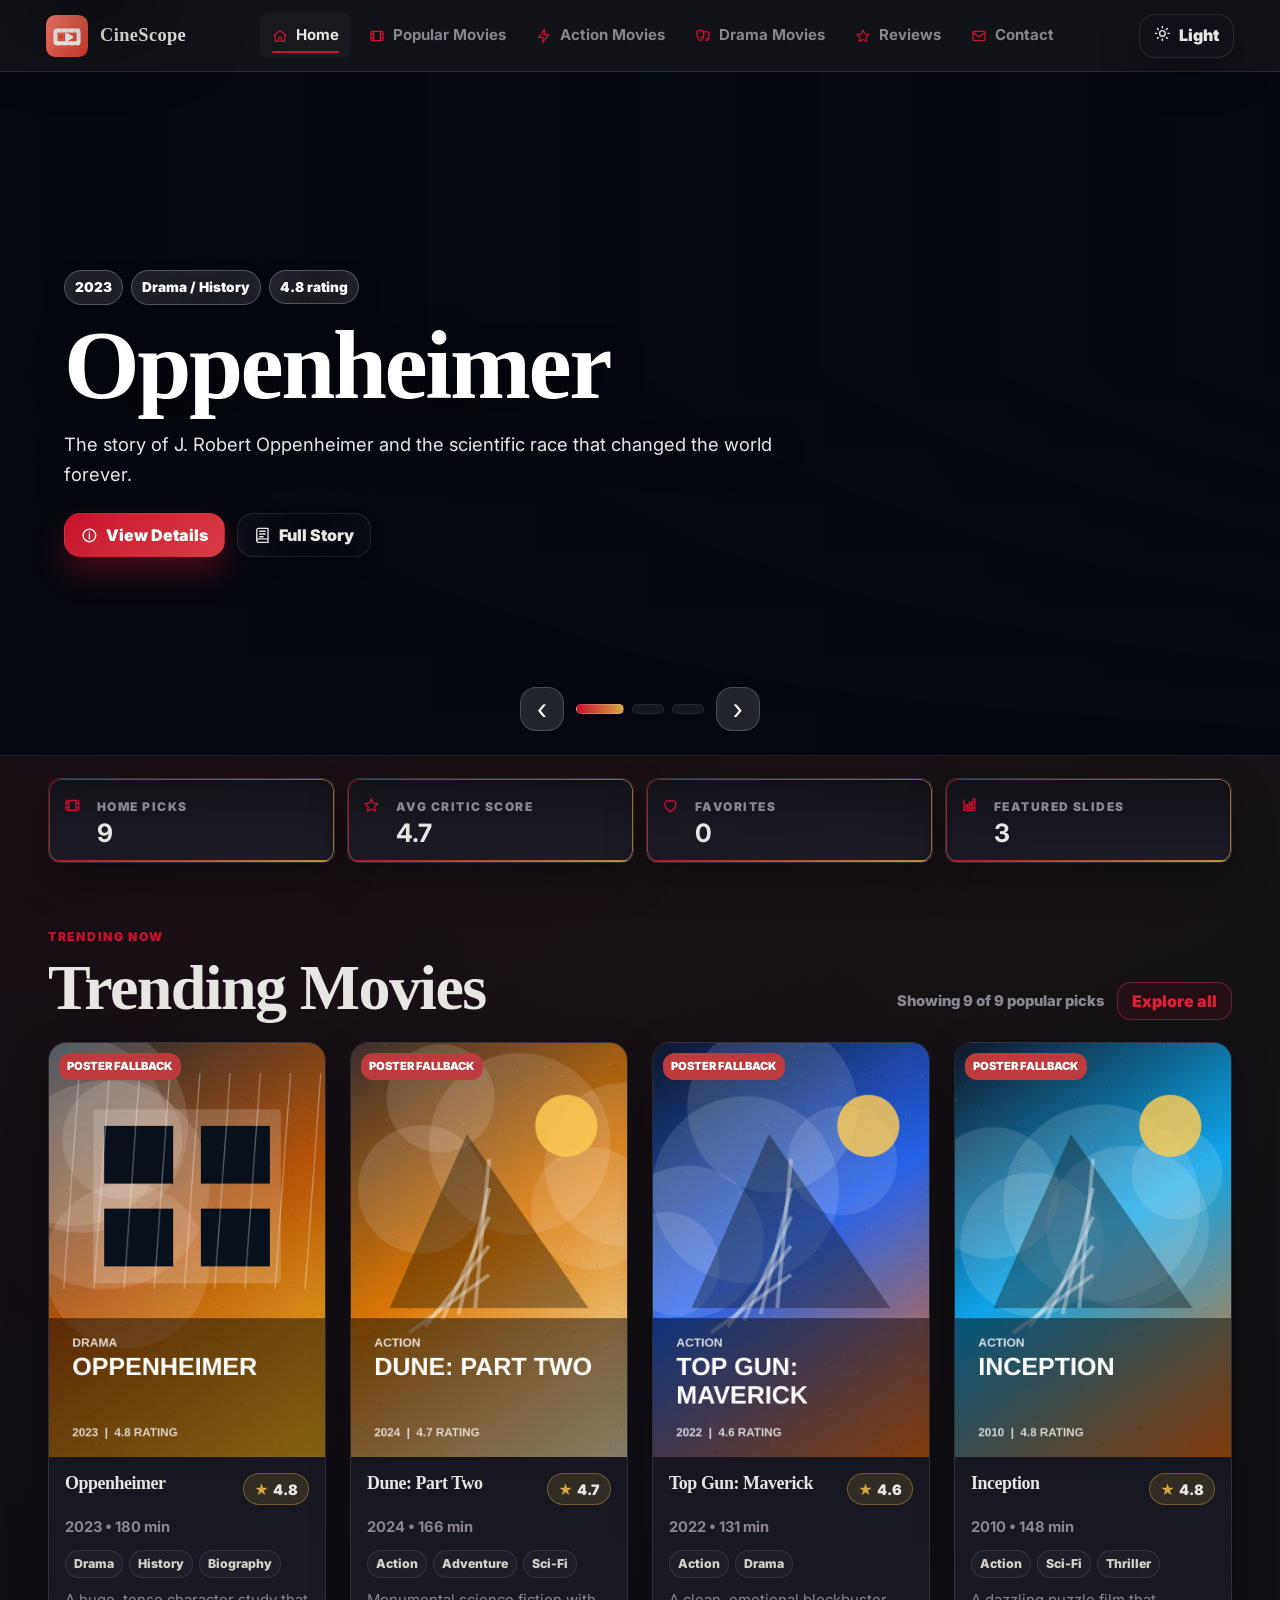
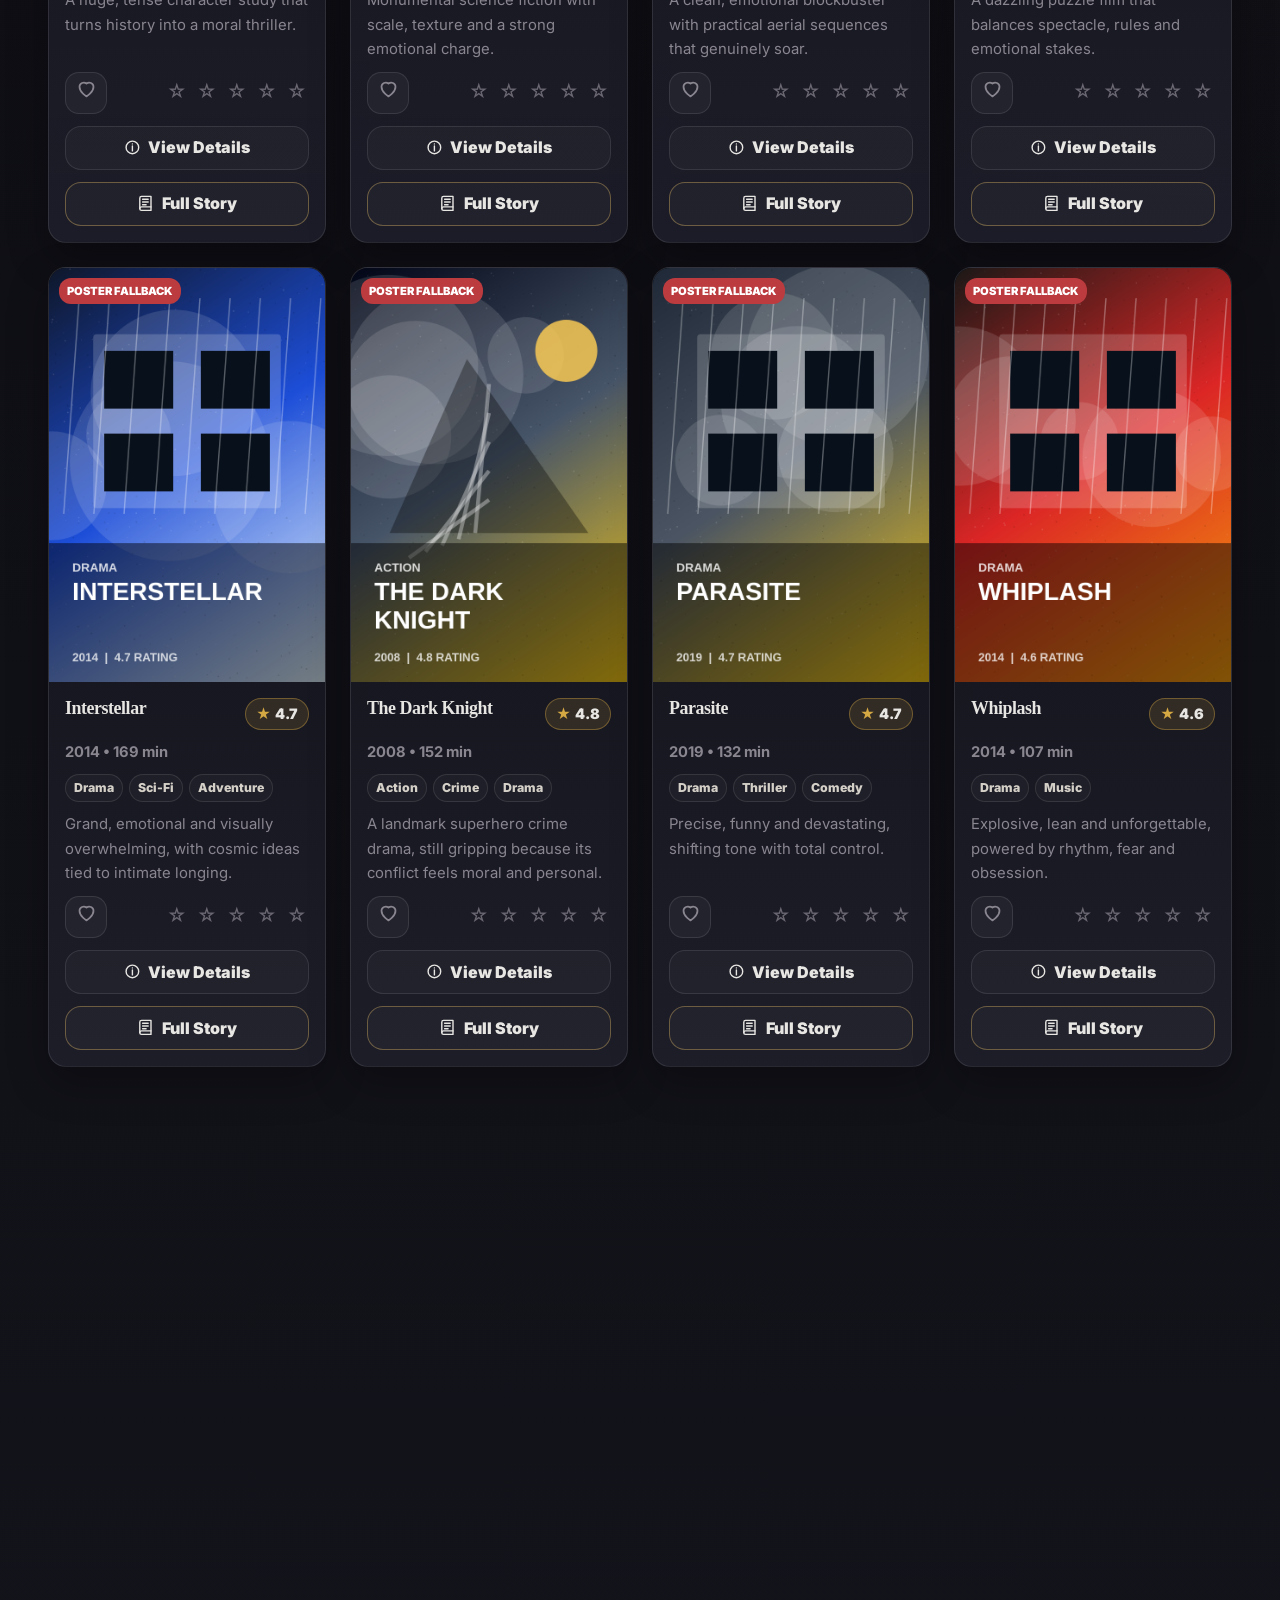
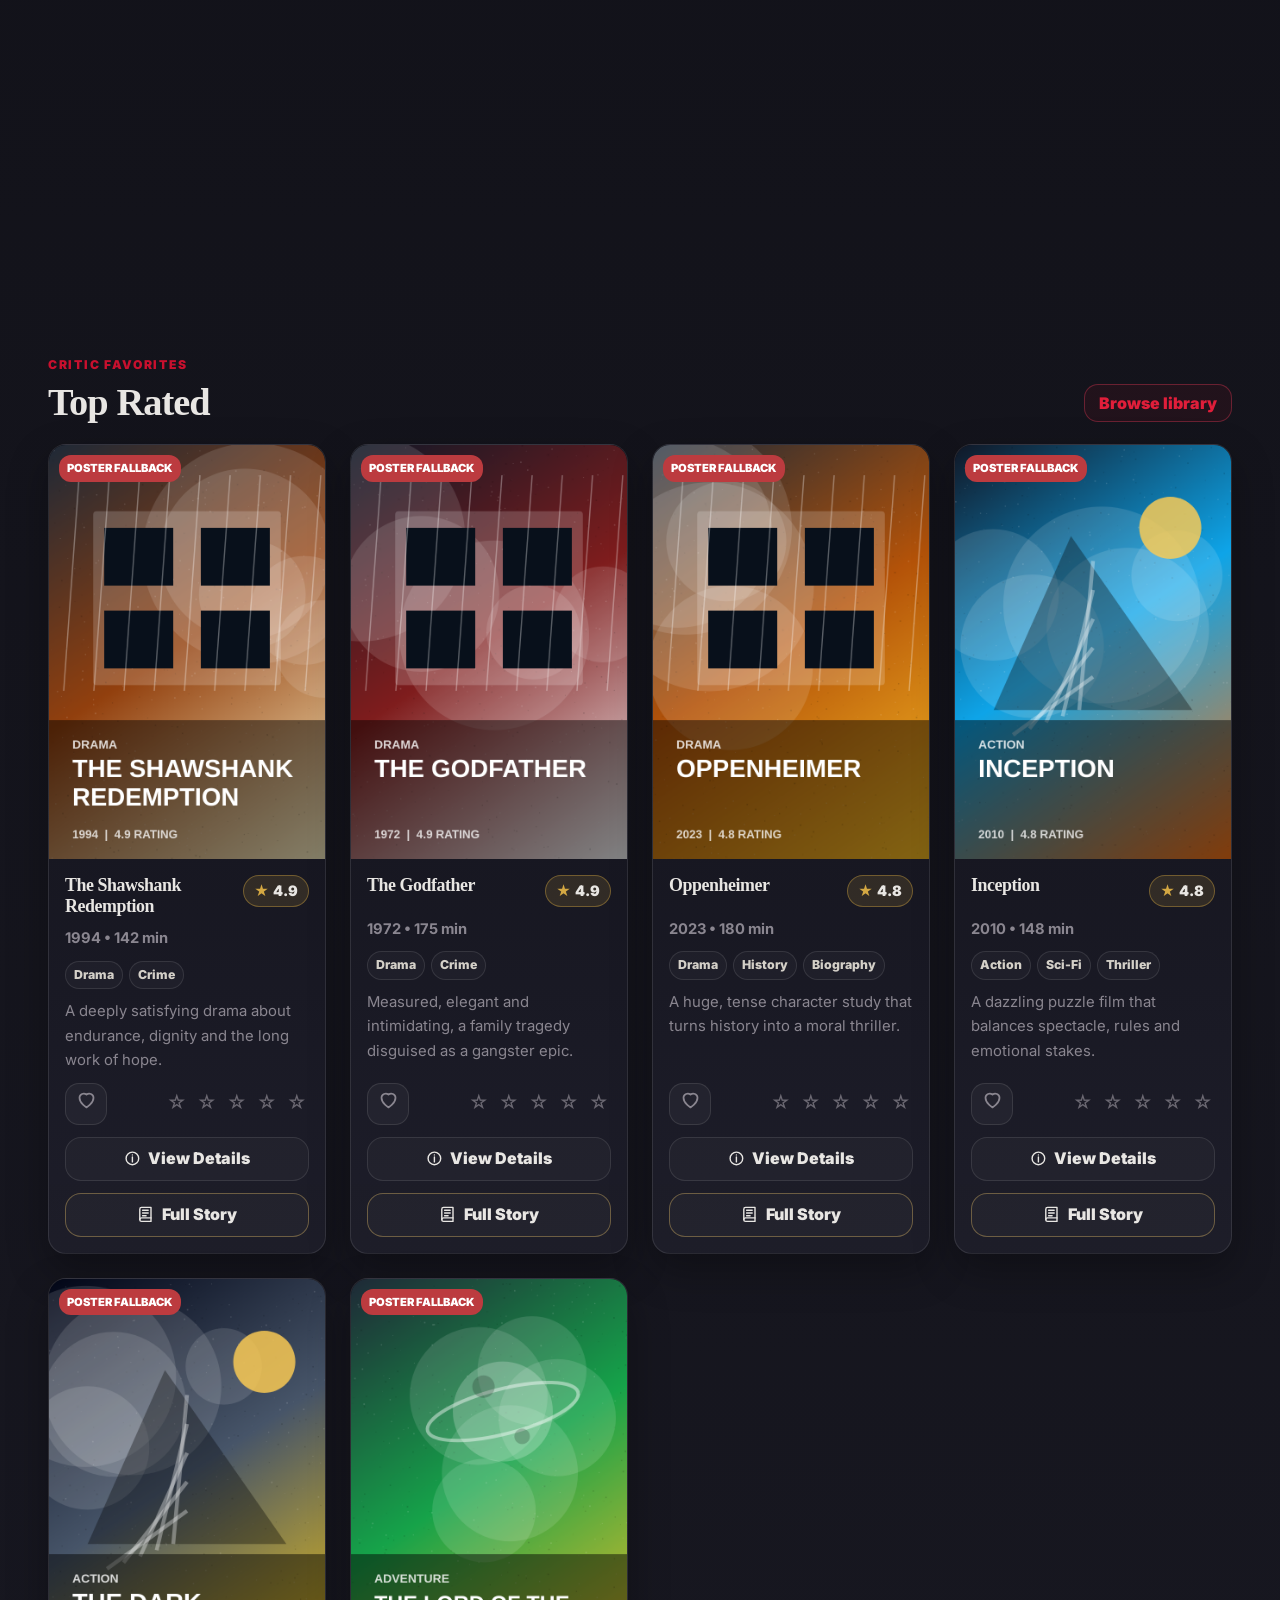
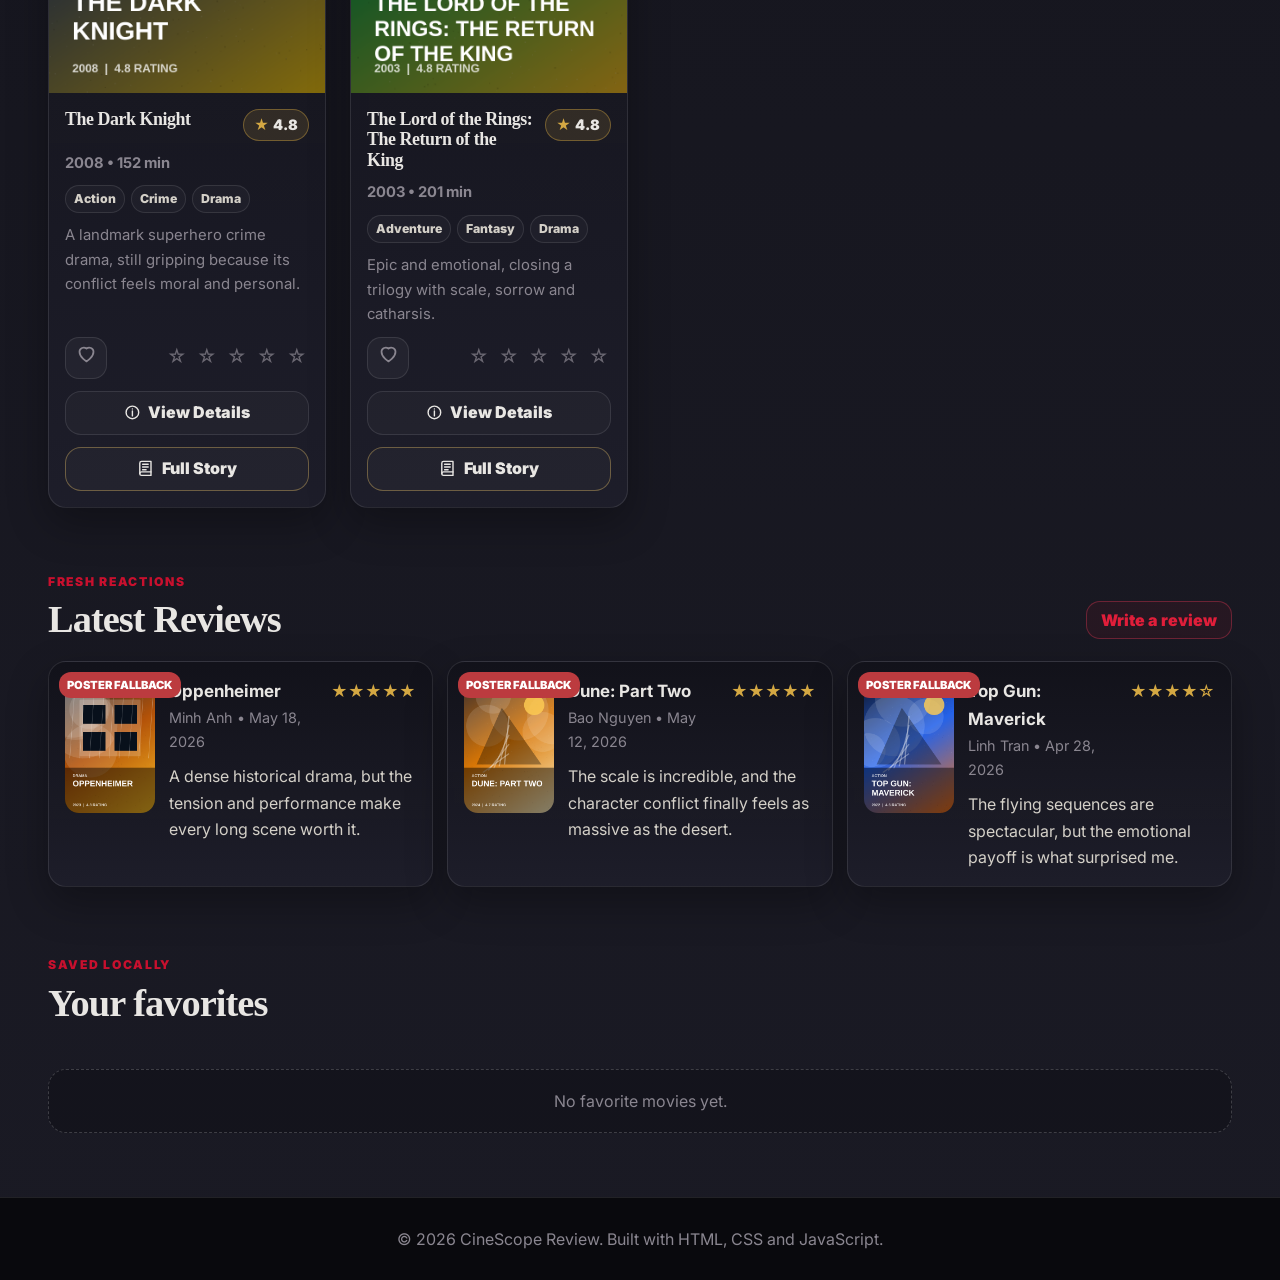
<file: index.html>
<!DOCTYPE html>
<html lang="en">
<head>
  <meta charset="UTF-8">
  <meta name="viewport" content="width=device-width, initial-scale=1.0">
  <link rel="preconnect" href="https://fonts.googleapis.com">
  <link rel="preconnect" href="https://fonts.gstatic.com" crossorigin>
  <link href="https://fonts.googleapis.com/css2?family=Inter:wght@400;500;600;700;800;900&display=swap" rel="stylesheet">
  <title>CineScope Review | Home</title>
  <meta name="description" content="CineScope Review: curated movie picks, critic scores, trending titles and community reviews.">
  <link rel="icon" type="image/svg+xml" href="assets/cinescope-logo.svg">
  <link rel="stylesheet" href="css/styles.css?v=cinescope-v2">
</head>
<body data-page="home">
  <a class="skip-link" href="#main-content">Skip to content</a>
  <header class="site-header">
    <a class="brand" href="index.html" aria-label="CineScope Review Home">
      <span class="brand-mark">CS</span>
      <span class="brand-text">CineScope</span>
    </a>

    <button class="nav-toggle" type="button" data-nav-toggle aria-expanded="false" aria-label="Open menu">
      <span></span>
      <span></span>
      <span></span>
    </button>

    <nav class="main-nav" data-nav>
      <a href="index.html" data-page-link="home">Home</a>
      <a href="popular.html" data-page-link="popular">Popular Movies</a>
      <a href="action.html" data-page-link="action">Action Movies</a>
      <a href="drama.html" data-page-link="drama">Drama Movies</a>
      <a href="reviews.html" data-page-link="reviews">Reviews</a>
      <a href="contact.html" data-page-link="contact">Contact</a>
      <button class="mobile-theme-toggle" type="button" data-theme-toggle>
        <span data-theme-icon>Dark</span> mode
      </button>
    </nav>

    <button class="theme-toggle" type="button" data-theme-toggle aria-label="Toggle dark mode">
      <span data-theme-icon>Dark</span>
    </button>
  </header>

  <main id="main-content">
    <section class="hero-slider" aria-label="Featured movies">
      <div class="slider-stage" data-slider></div>
      <div class="slider-controls" aria-label="Slider controls">
        <button class="slider-arrow" type="button" data-slider-action="prev" aria-label="Previous movie">&#8249;</button>
        <div class="slider-dots" data-slider-dots aria-label="Featured movie navigation"></div>
        <button class="slider-arrow" type="button" data-slider-action="next" aria-label="Next movie">&#8250;</button>
      </div>
    </section>

    <section class="stats-band" aria-label="Movie stats">
      <div class="stats-strip" data-stats="home"></div>
    </section>

    <section class="section-shell section-stack">
      <div class="section-heading">
        <div>
          <p class="eyebrow">Trending now</p>
          <h1>Trending Movies</h1>
        </div>
        <div class="heading-actions">
          <span class="result-count" data-results-count data-count-scope="home">Showing popular picks</span>
          <a class="text-link" href="popular.html">Explore all</a>
        </div>
      </div>
      <div class="movie-grid" data-render="home-popular"></div>
    </section>

    <section class="section-shell section-stack top-rated-shell">
      <div class="section-heading">
        <div>
          <p class="eyebrow">Critic favorites</p>
          <h2>Top Rated</h2>
        </div>
        <a class="text-link" href="popular.html">Browse library</a>
      </div>
      <div class="movie-grid compact-grid" data-render="top-rated"></div>
      <p class="empty-state" data-empty-state hidden>No top rated movies available.</p>
    </section>

    <section class="section-shell section-stack latest-reviews-shell">
      <div class="section-heading">
        <div>
          <p class="eyebrow">Fresh reactions</p>
          <h2>Latest Reviews</h2>
        </div>
        <a class="text-link" href="reviews.html">Write a review</a>
      </div>
      <div class="review-list review-list-featured" data-home-reviews></div>
      <p class="empty-state" data-home-reviews-empty hidden>No reviews yet.</p>
    </section>

    <section class="section-shell favorites-shell">
      <div class="section-heading compact-heading">
        <div>
          <p class="eyebrow">Saved locally</p>
          <h2>Your favorites</h2>
        </div>
      </div>
      <div class="favorite-list" data-favorite-list></div>
      <p class="empty-state" data-favorites-empty>No favorite movies yet.</p>
    </section>
  </main>

  <footer class="site-footer">
    <p>&copy; 2026 CineScope Review. Built with HTML, CSS and JavaScript.</p>
  </footer>

  <script src="js/script.js?v=cinescope-v2"></script>
</body>
</html>
</file>
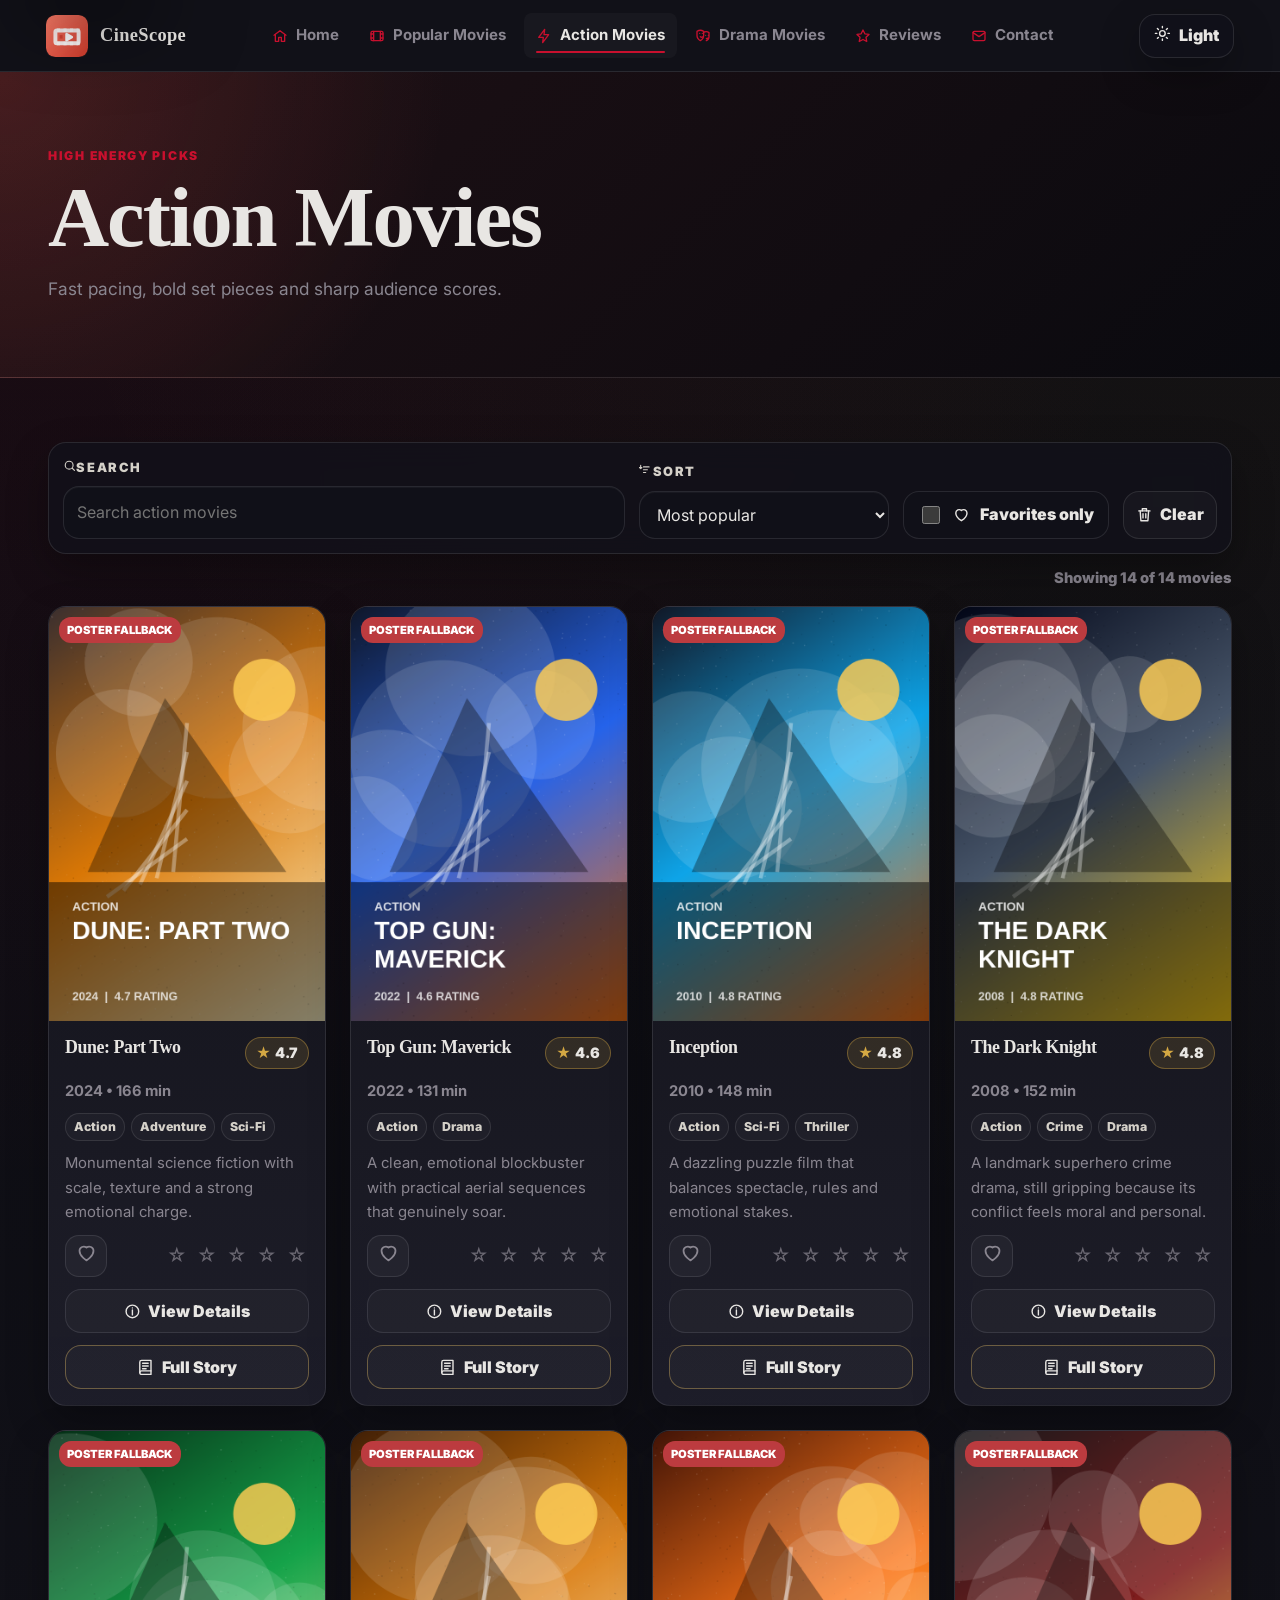
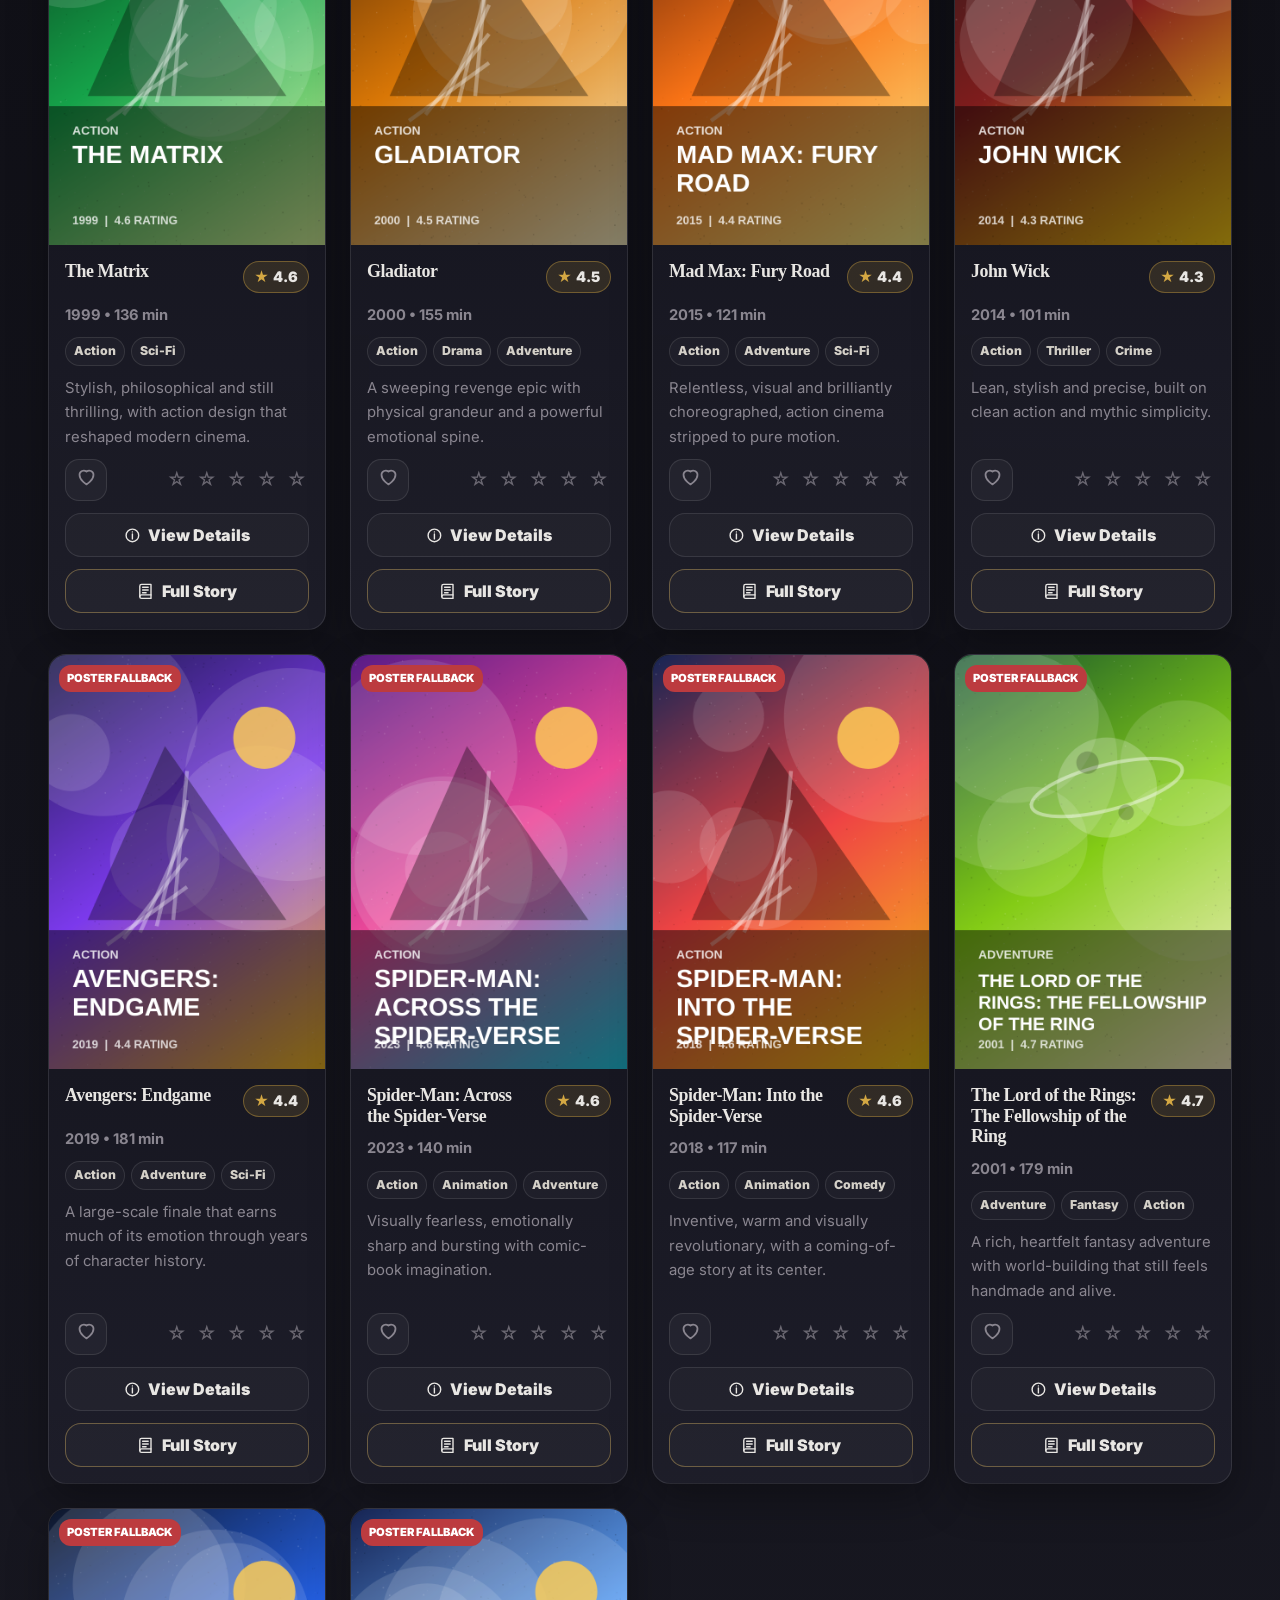
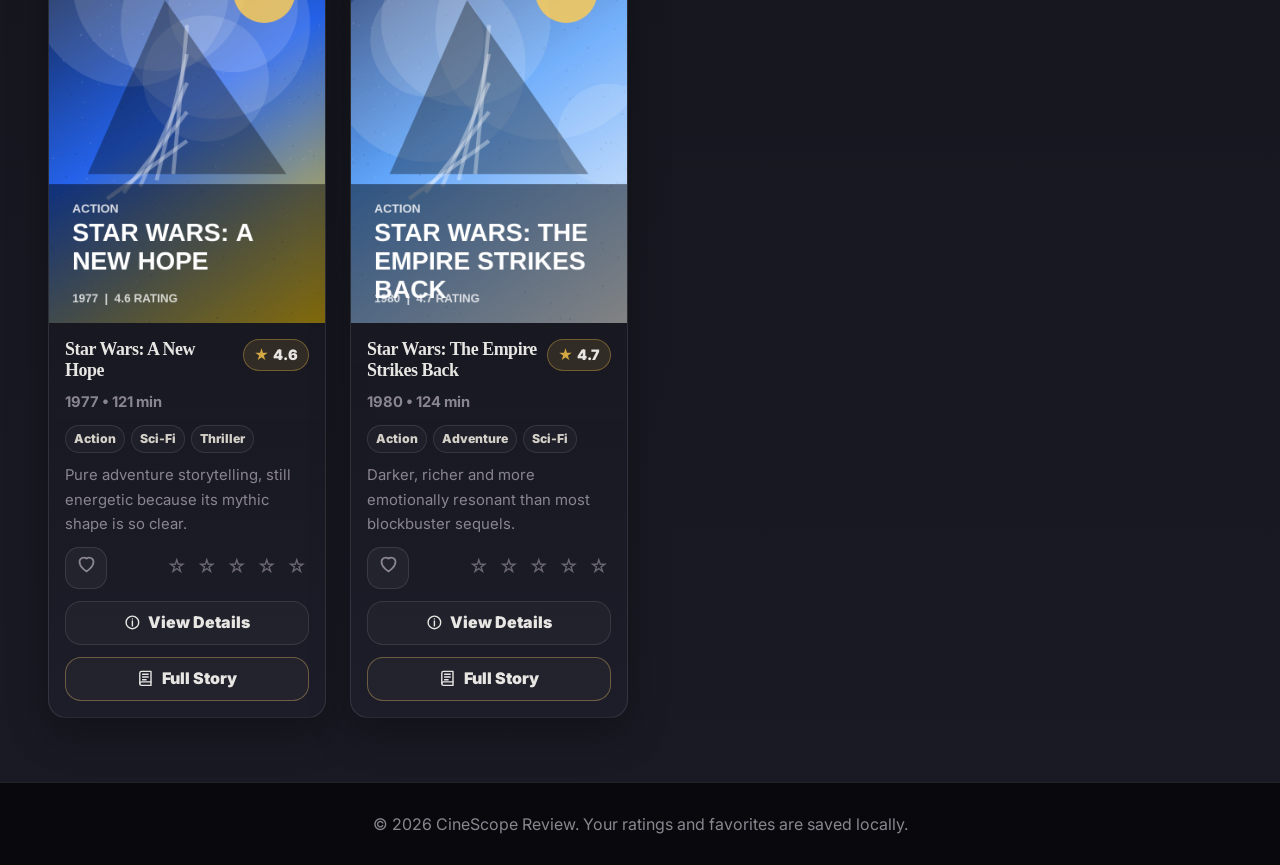
<file: action.html>
<!DOCTYPE html>
<html lang="en">
<head>
  <meta charset="UTF-8">
  <meta name="viewport" content="width=device-width, initial-scale=1.0">
  <link rel="preconnect" href="https://fonts.googleapis.com">
  <link rel="preconnect" href="https://fonts.gstatic.com" crossorigin>
  <link href="https://fonts.googleapis.com/css2?family=Inter:wght@400;500;600;700;800;900&display=swap" rel="stylesheet">
  <title>CineScope Review | Action Movies</title>
  <meta name="description" content="Top action movies on CineScope Review. High-energy picks with bold set pieces and audience scores.">
  <link rel="icon" type="image/svg+xml" href="assets/cinescope-logo.svg">
  <link rel="stylesheet" href="css/styles.css?v=cinescope-v2">
</head>
<body data-page="action">
  <a class="skip-link" href="#main-content">Skip to content</a>
  <header class="site-header">
    <a class="brand" href="index.html" aria-label="CineScope Review Home">
      <span class="brand-mark">CS</span>
      <span class="brand-text">CineScope</span>
    </a>

    <button class="nav-toggle" type="button" data-nav-toggle aria-expanded="false" aria-label="Open menu">
      <span></span>
      <span></span>
      <span></span>
    </button>

    <nav class="main-nav" data-nav>
      <a href="index.html" data-page-link="home">Home</a>
      <a href="popular.html" data-page-link="popular">Popular Movies</a>
      <a href="action.html" data-page-link="action">Action Movies</a>
      <a href="drama.html" data-page-link="drama">Drama Movies</a>
      <a href="reviews.html" data-page-link="reviews">Reviews</a>
      <a href="contact.html" data-page-link="contact">Contact</a>
      <button class="mobile-theme-toggle" type="button" data-theme-toggle>
        <span data-theme-icon>Dark</span> mode
      </button>
    </nav>

    <button class="theme-toggle" type="button" data-theme-toggle aria-label="Toggle dark mode">
      <span data-theme-icon>Dark</span>
    </button>
  </header>

  <main id="main-content">
    <section class="page-hero action-hero">
      <div class="page-hero-inner">
        <p class="eyebrow">High energy picks</p>
        <h1>Action Movies</h1>
        <p>Fast pacing, bold set pieces and sharp audience scores.</p>
      </div>
    </section>

    <section class="section-shell">
      <div class="toolbar genre-toolbar" data-movie-controls>
        <label class="field search-field">
          <span>Search</span>
          <input type="search" data-movie-search placeholder="Search action movies">
        </label>

        <label class="field select-field">
          <span>Sort</span>
          <select data-sort-select>
            <option value="popular">Most popular</option>
            <option value="rating">Highest critic rating</option>
            <option value="newest">Newest release</option>
            <option value="title">Title A-Z</option>
            <option value="user-rating">Your rating</option>
          </select>
        </label>

        <label class="toggle-field">
          <input type="checkbox" data-favorite-filter>
          <span>Favorites only</span>
        </label>

        <button class="secondary-btn clear-btn" type="button" data-clear-filters>Clear</button>
      </div>

      <div class="results-row">
        <p class="result-count" data-results-count>Showing action movies</p>
      </div>
      <div class="movie-grid" data-render="genre" data-genre="Action"></div>
      <p class="empty-state" data-empty-state hidden>No action movies match your search.</p>
    </section>
  </main>

  <footer class="site-footer">
    <p>&copy; 2026 CineScope Review. Your ratings and favorites are saved locally.</p>
  </footer>

  <script src="js/script.js?v=cinescope-v2"></script>
</body>
</html>
</file>
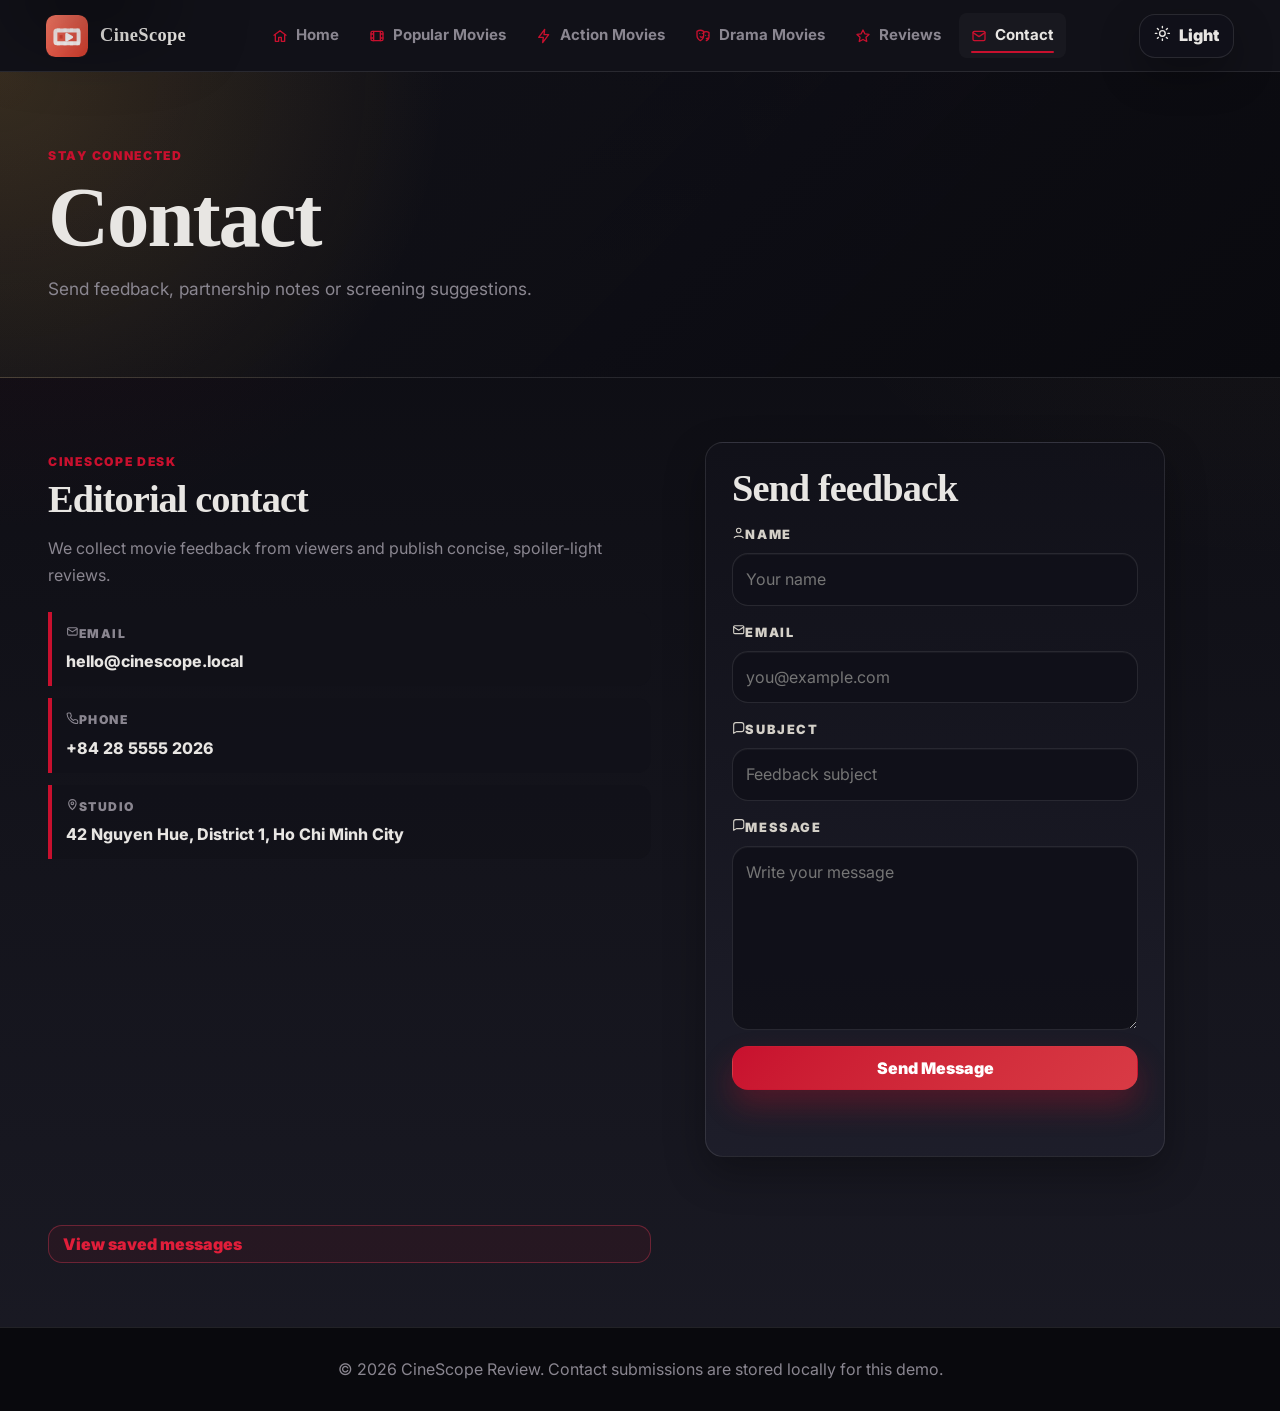
<file: contact.html>
<!DOCTYPE html>
<html lang="en">
<head>
  <meta charset="UTF-8">
  <meta name="viewport" content="width=device-width, initial-scale=1.0">
  <link rel="preconnect" href="https://fonts.googleapis.com">
  <link rel="preconnect" href="https://fonts.gstatic.com" crossorigin>
  <link href="https://fonts.googleapis.com/css2?family=Inter:wght@400;500;600;700;800;900&display=swap" rel="stylesheet">
  <title>CineScope Review | Contact</title>
  <meta name="description" content="Contact the CineScope editorial team. Send feedback, partnership notes or screening suggestions.">
  <link rel="icon" type="image/svg+xml" href="assets/cinescope-logo.svg">
  <link rel="stylesheet" href="css/styles.css?v=cinescope-v2">
</head>
<body data-page="contact">
  <a class="skip-link" href="#main-content">Skip to content</a>
  <header class="site-header">
    <a class="brand" href="index.html" aria-label="CineScope Review Home">
      <span class="brand-mark">CS</span>
      <span class="brand-text">CineScope</span>
    </a>

    <button class="nav-toggle" type="button" data-nav-toggle aria-expanded="false" aria-label="Open menu">
      <span></span>
      <span></span>
      <span></span>
    </button>

    <nav class="main-nav" data-nav>
      <a href="index.html" data-page-link="home">Home</a>
      <a href="popular.html" data-page-link="popular">Popular Movies</a>
      <a href="action.html" data-page-link="action">Action Movies</a>
      <a href="drama.html" data-page-link="drama">Drama Movies</a>
      <a href="reviews.html" data-page-link="reviews">Reviews</a>
      <a href="contact.html" data-page-link="contact">Contact</a>
      <button class="mobile-theme-toggle" type="button" data-theme-toggle>
        <span data-theme-icon>Dark</span> mode
      </button>
    </nav>

    <button class="theme-toggle" type="button" data-theme-toggle aria-label="Toggle dark mode">
      <span data-theme-icon>Dark</span>
    </button>
  </header>

  <main id="main-content">
    <section class="page-hero contact-hero">
      <div class="page-hero-inner">
        <p class="eyebrow">Stay connected</p>
        <h1>Contact</h1>
        <p>Send feedback, partnership notes or screening suggestions.</p>
      </div>
    </section>

    <section class="section-shell contact-layout">
      <div class="contact-info">
        <p class="eyebrow">CineScope desk</p>
        <h2>Editorial contact</h2>
        <p>We collect movie feedback from viewers and publish concise, spoiler-light reviews.</p>

        <dl class="contact-list">
          <div>
            <dt>Email</dt>
            <dd><a href="mailto:hello@cinescope.local">hello@cinescope.local</a></dd>
          </div>
          <div>
            <dt>Phone</dt>
            <dd><a href="tel:+842855552026">+84 28 5555 2026</a></dd>
          </div>
          <div>
            <dt>Studio</dt>
            <dd>42 Nguyen Hue, District 1, Ho Chi Minh City</dd>
          </div>
        </dl>
      </div>

      <form class="form-panel" data-contact-form>
        <h2>Send feedback</h2>

        <label class="field">
          <span>Name</span>
          <input type="text" name="name" placeholder="Your name" required>
        </label>

        <label class="field">
          <span>Email</span>
          <input type="email" name="email" placeholder="you@example.com" required>
        </label>

        <label class="field">
          <span>Subject</span>
          <input type="text" name="subject" placeholder="Feedback subject" required>
        </label>

        <label class="field">
          <span>Message</span>
          <textarea name="message" rows="6" placeholder="Write your message" required></textarea>
        </label>

        <button class="primary-btn" type="submit">Send Message</button>
        <p class="form-status" data-contact-status aria-live="polite"></p>
      </form>

      <div class="contact-messages" data-contact-messages hidden>
        <h2>Your saved messages</h2>
        <div class="contact-messages-list" data-contact-messages-list></div>
        <button class="secondary-btn" type="button" data-clear-contacts>Clear all messages</button>
      </div>
      <button class="text-link view-messages-btn" type="button" data-toggle-contacts>View saved messages</button>
    </section>
  </main>

  <footer class="site-footer">
    <p>&copy; 2026 CineScope Review. Contact submissions are stored locally for this demo.</p>
  </footer>

  <script src="js/script.js?v=cinescope-v2"></script>
</body>
</html>
</file>
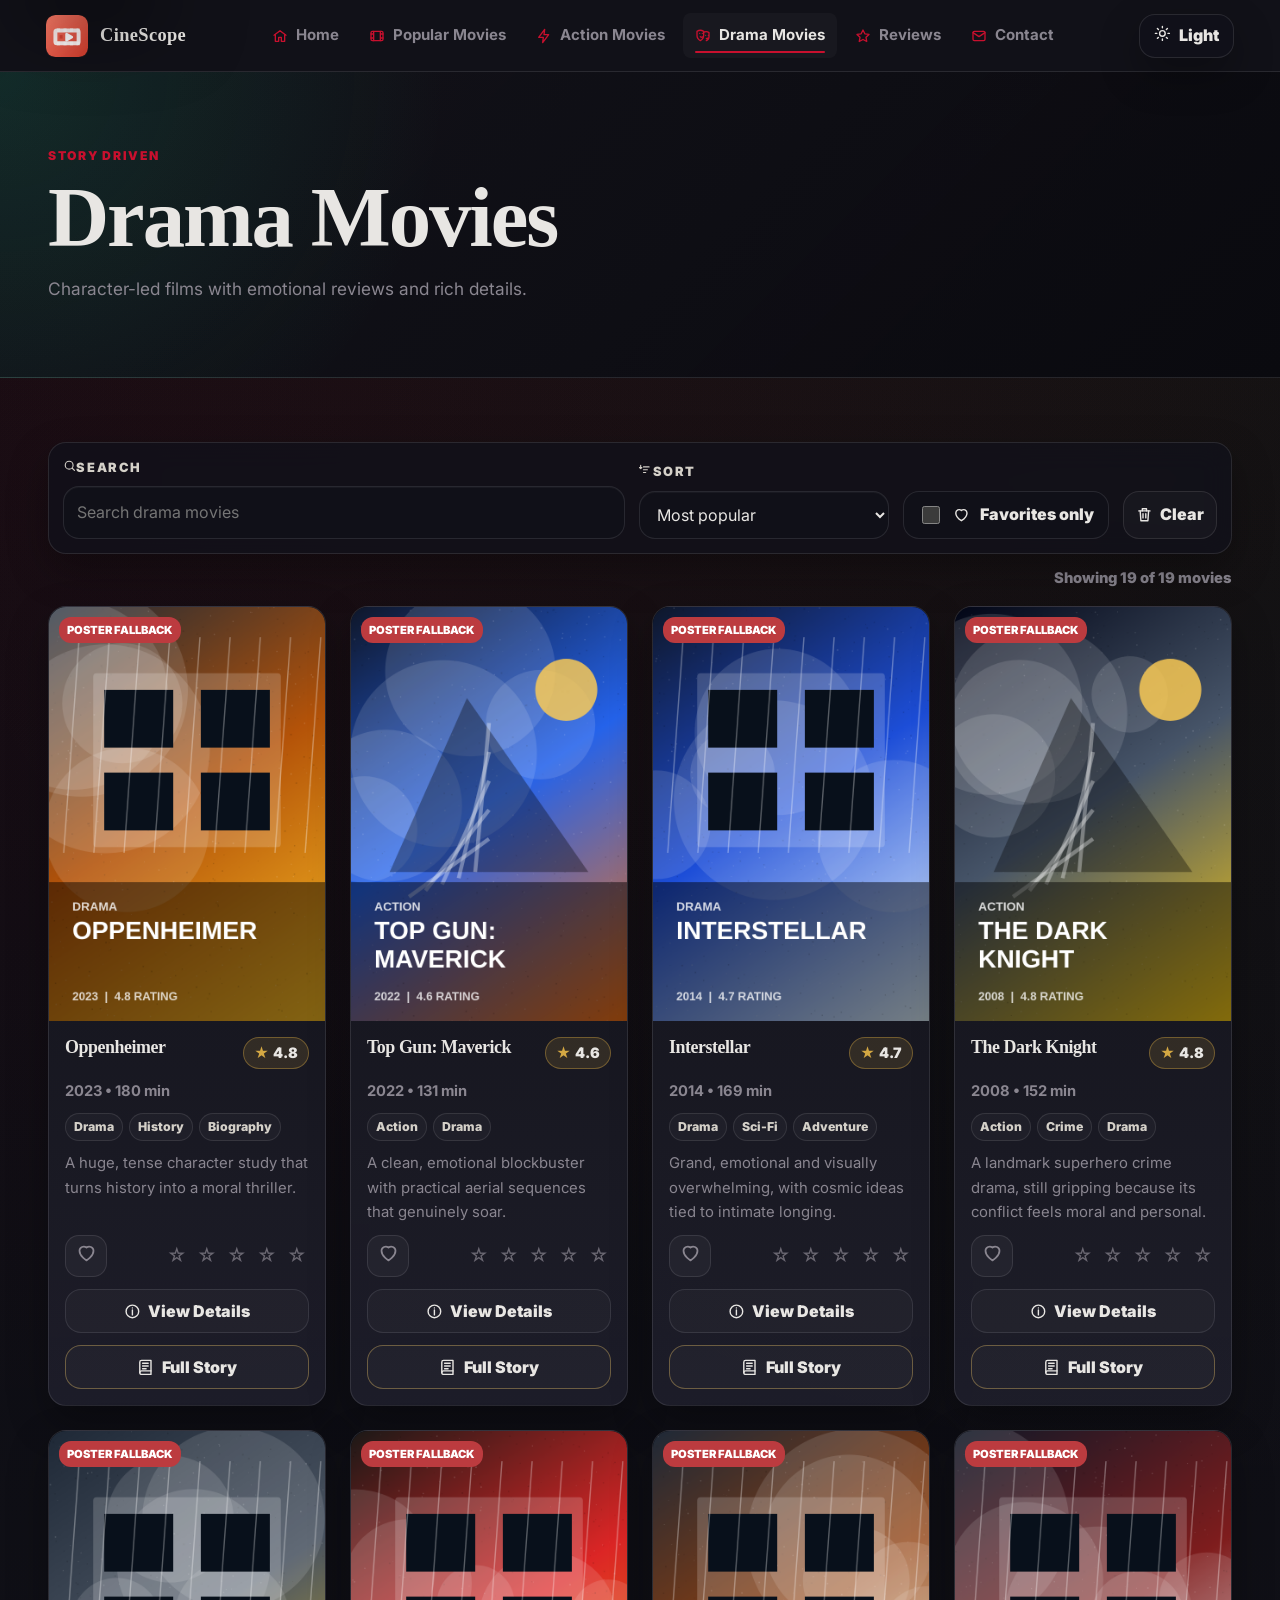
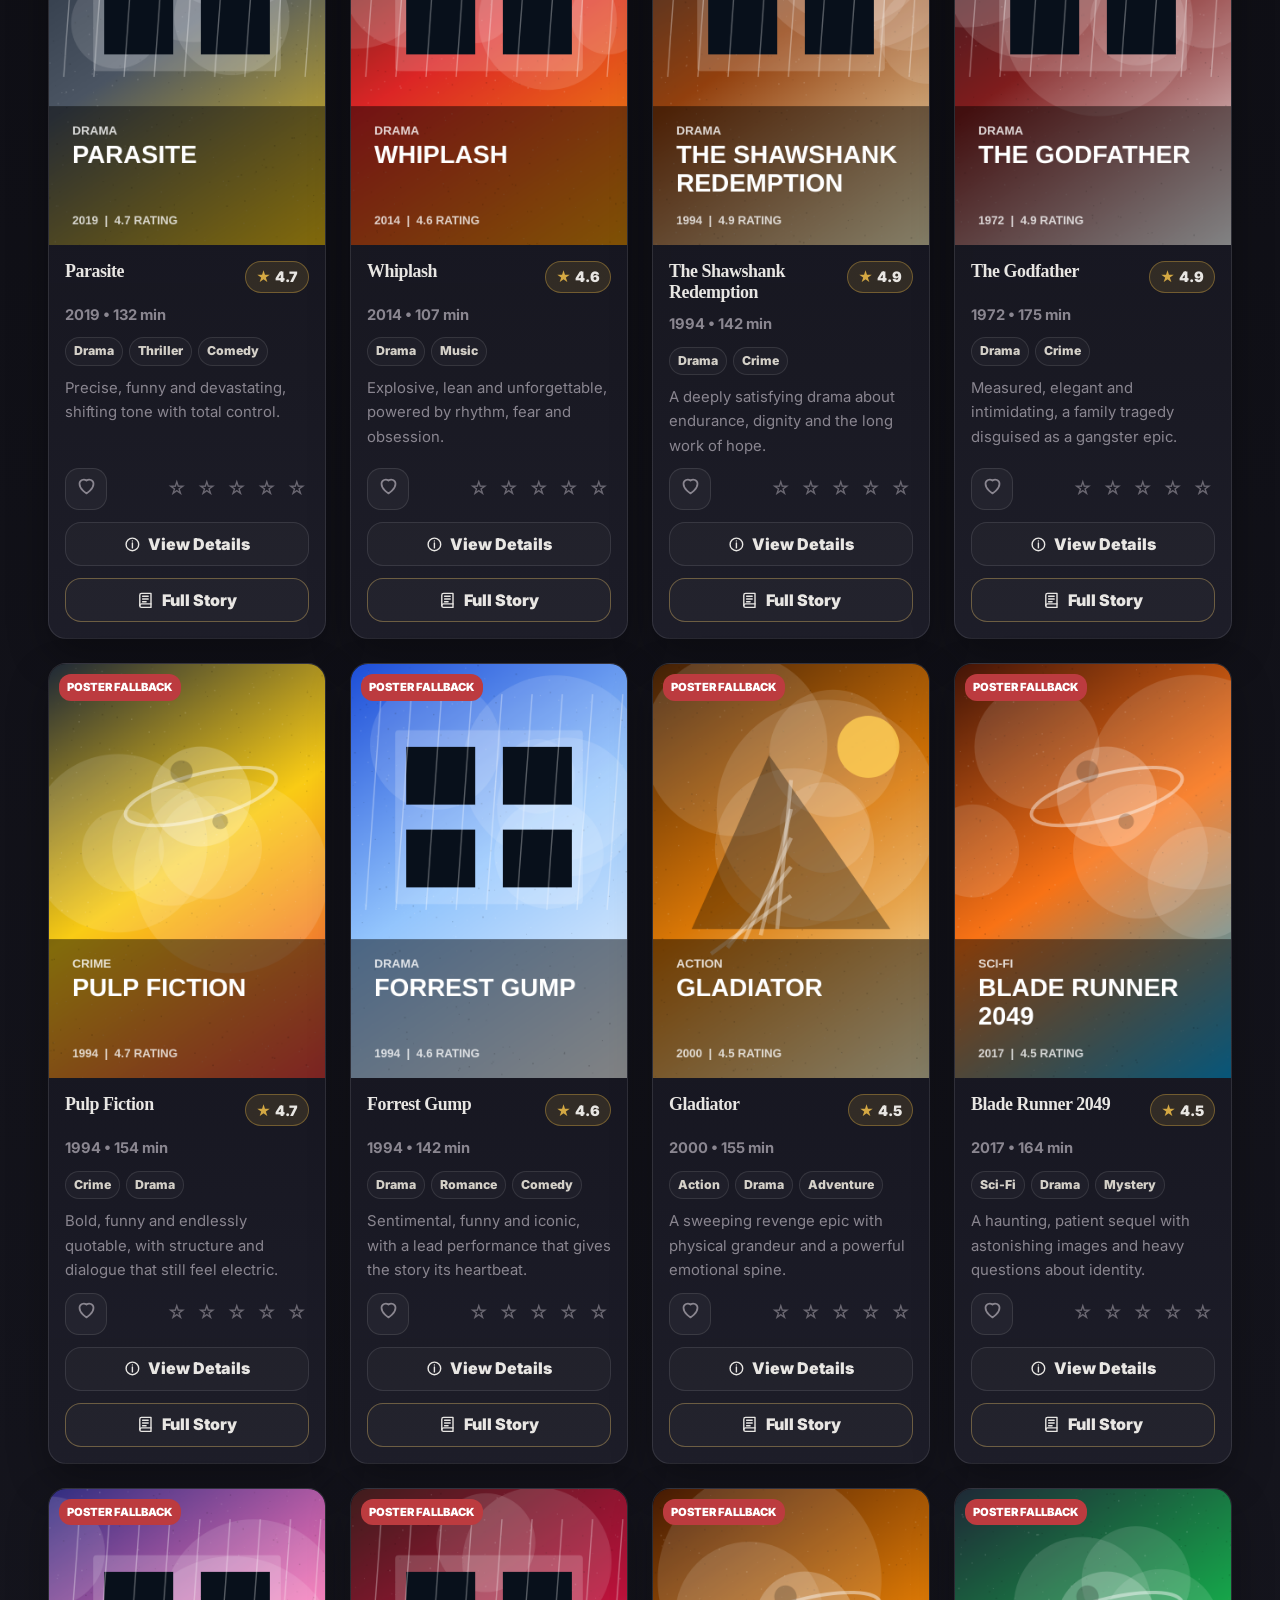
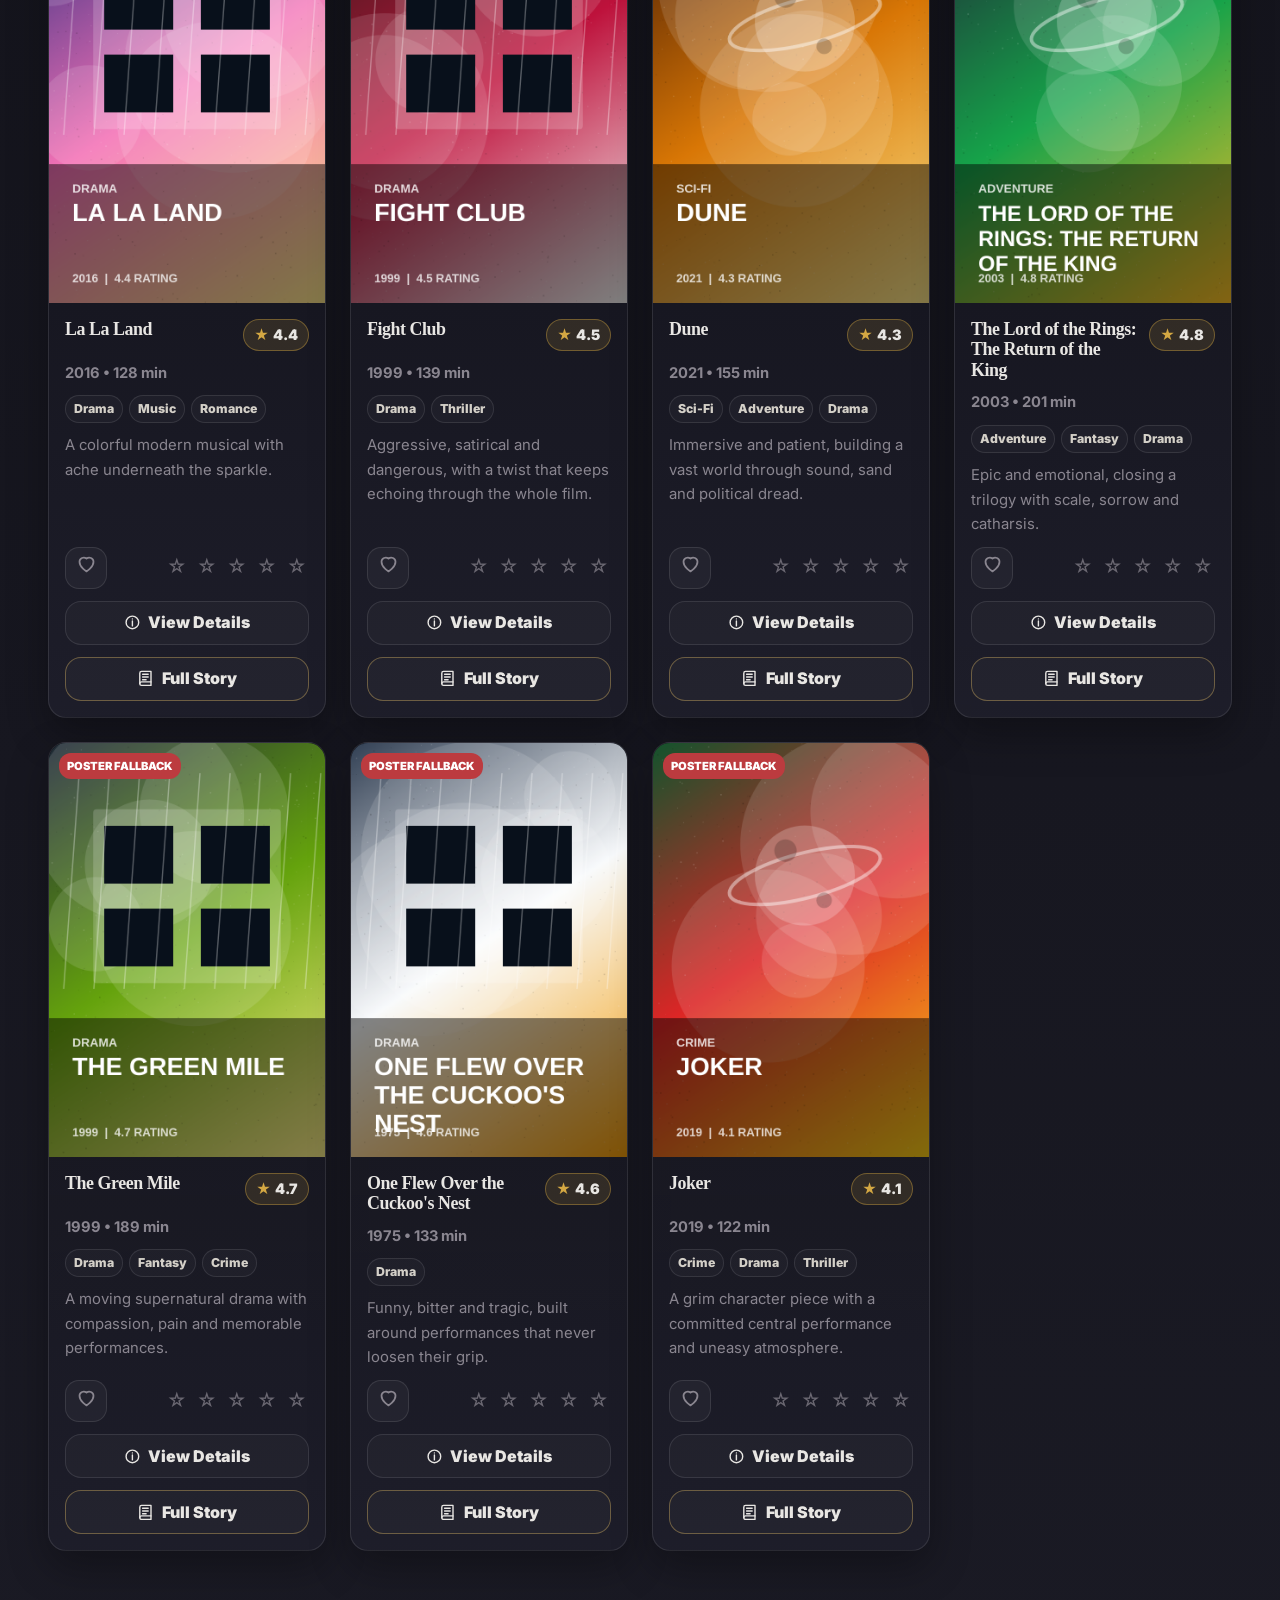
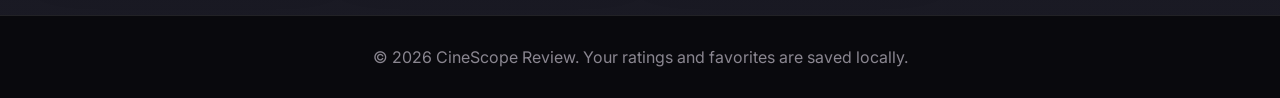
<file: drama.html>
<!DOCTYPE html>
<html lang="en">
<head>
  <meta charset="UTF-8">
  <meta name="viewport" content="width=device-width, initial-scale=1.0">
  <link rel="preconnect" href="https://fonts.googleapis.com">
  <link rel="preconnect" href="https://fonts.gstatic.com" crossorigin>
  <link href="https://fonts.googleapis.com/css2?family=Inter:wght@400;500;600;700;800;900&display=swap" rel="stylesheet">
  <title>CineScope Review | Drama Movies</title>
  <meta name="description" content="Character-led drama movies on CineScope Review. Emotional stories with rich details and critic ratings.">
  <link rel="icon" type="image/svg+xml" href="assets/cinescope-logo.svg">
  <link rel="stylesheet" href="css/styles.css?v=cinescope-v2">
</head>
<body data-page="drama">
  <a class="skip-link" href="#main-content">Skip to content</a>
  <header class="site-header">
    <a class="brand" href="index.html" aria-label="CineScope Review Home">
      <span class="brand-mark">CS</span>
      <span class="brand-text">CineScope</span>
    </a>

    <button class="nav-toggle" type="button" data-nav-toggle aria-expanded="false" aria-label="Open menu">
      <span></span>
      <span></span>
      <span></span>
    </button>

    <nav class="main-nav" data-nav>
      <a href="index.html" data-page-link="home">Home</a>
      <a href="popular.html" data-page-link="popular">Popular Movies</a>
      <a href="action.html" data-page-link="action">Action Movies</a>
      <a href="drama.html" data-page-link="drama">Drama Movies</a>
      <a href="reviews.html" data-page-link="reviews">Reviews</a>
      <a href="contact.html" data-page-link="contact">Contact</a>
      <button class="mobile-theme-toggle" type="button" data-theme-toggle>
        <span data-theme-icon>Dark</span> mode
      </button>
    </nav>

    <button class="theme-toggle" type="button" data-theme-toggle aria-label="Toggle dark mode">
      <span data-theme-icon>Dark</span>
    </button>
  </header>

  <main id="main-content">
    <section class="page-hero drama-hero">
      <div class="page-hero-inner">
        <p class="eyebrow">Story driven</p>
        <h1>Drama Movies</h1>
        <p>Character-led films with emotional reviews and rich details.</p>
      </div>
    </section>

    <section class="section-shell">
      <div class="toolbar genre-toolbar" data-movie-controls>
        <label class="field search-field">
          <span>Search</span>
          <input type="search" data-movie-search placeholder="Search drama movies">
        </label>

        <label class="field select-field">
          <span>Sort</span>
          <select data-sort-select>
            <option value="popular">Most popular</option>
            <option value="rating">Highest critic rating</option>
            <option value="newest">Newest release</option>
            <option value="title">Title A-Z</option>
            <option value="user-rating">Your rating</option>
          </select>
        </label>

        <label class="toggle-field">
          <input type="checkbox" data-favorite-filter>
          <span>Favorites only</span>
        </label>

        <button class="secondary-btn clear-btn" type="button" data-clear-filters>Clear</button>
      </div>

      <div class="results-row">
        <p class="result-count" data-results-count>Showing drama movies</p>
      </div>
      <div class="movie-grid" data-render="genre" data-genre="Drama"></div>
      <p class="empty-state" data-empty-state hidden>No drama movies match your search.</p>
    </section>
  </main>

  <footer class="site-footer">
    <p>&copy; 2026 CineScope Review. Your ratings and favorites are saved locally.</p>
  </footer>

  <script src="js/script.js?v=cinescope-v2"></script>
</body>
</html>
</file>
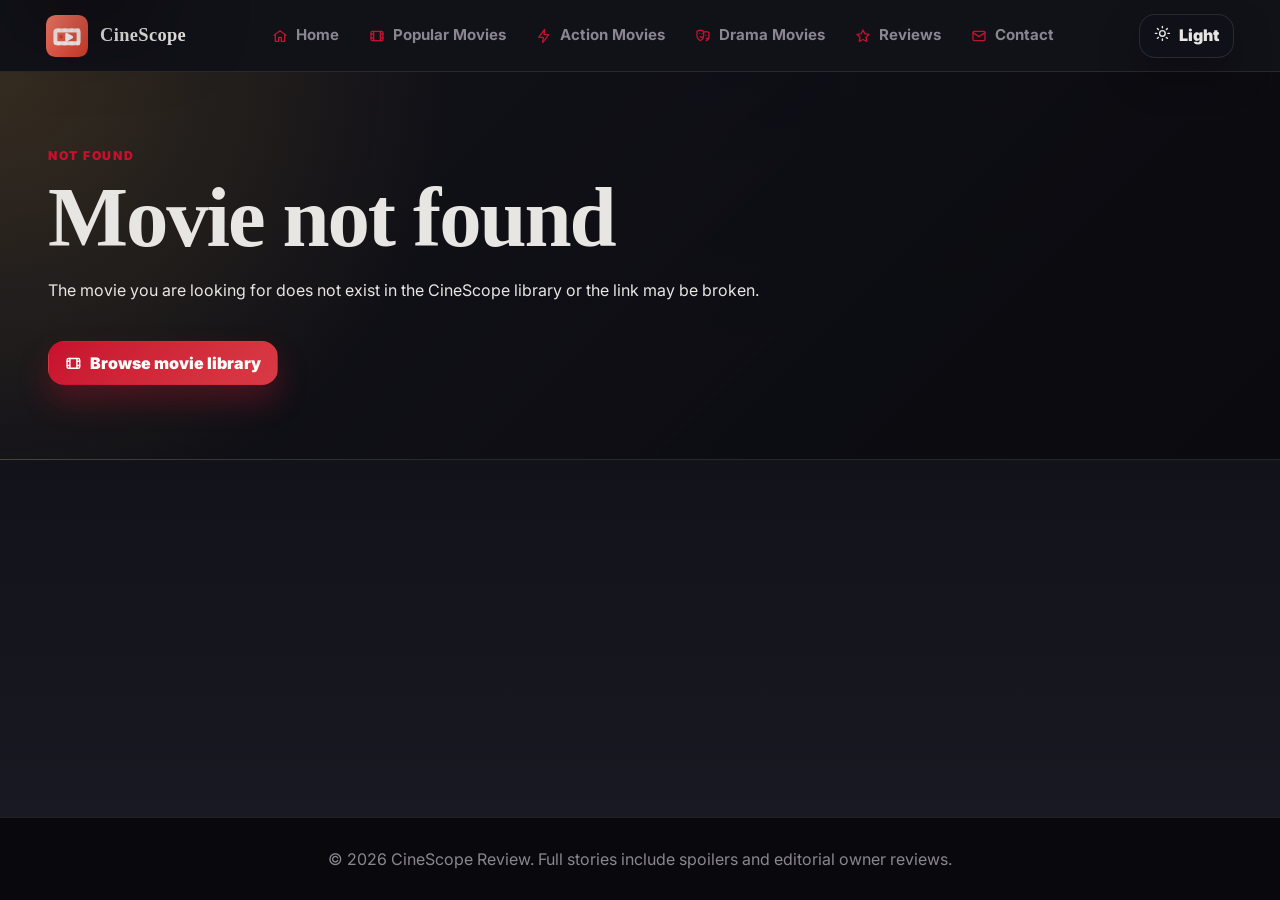
<file: movie.html>
<!DOCTYPE html>
<html lang="en">
<head>
  <meta charset="UTF-8">
  <meta name="viewport" content="width=device-width, initial-scale=1.0">
  <link rel="preconnect" href="https://fonts.googleapis.com">
  <link rel="preconnect" href="https://fonts.gstatic.com" crossorigin>
  <link href="https://fonts.googleapis.com/css2?family=Inter:wght@400;500;600;700;800;900&display=swap" rel="stylesheet">
  <title>CineScope Review | Movie Story</title>
  <meta name="description" content="Full spoiler story and owner review for this title on CineScope Review.">
  <link rel="icon" type="image/svg+xml" href="assets/cinescope-logo.svg">
  <link rel="stylesheet" href="css/styles.css?v=cinescope-v2">
</head>
<body data-page="movie">
  <a class="skip-link" href="#main-content">Skip to content</a>
  <header class="site-header">
    <a class="brand" href="index.html" aria-label="CineScope Review Home">
      <span class="brand-mark">CS</span>
      <span class="brand-text">CineScope</span>
    </a>

    <button class="nav-toggle" type="button" data-nav-toggle aria-expanded="false" aria-label="Open menu">
      <span></span>
      <span></span>
      <span></span>
    </button>

    <nav class="main-nav" data-nav>
      <a href="index.html" data-page-link="home">Home</a>
      <a href="popular.html" data-page-link="popular">Popular Movies</a>
      <a href="action.html" data-page-link="action">Action Movies</a>
      <a href="drama.html" data-page-link="drama">Drama Movies</a>
      <a href="reviews.html" data-page-link="reviews">Reviews</a>
      <a href="contact.html" data-page-link="contact">Contact</a>
      <button class="mobile-theme-toggle" type="button" data-theme-toggle>
        <span data-theme-icon>Dark</span> mode
      </button>
    </nav>

    <button class="theme-toggle" type="button" data-theme-toggle aria-label="Toggle dark mode">
      <span data-theme-icon>Dark</span>
    </button>
  </header>

  <main id="main-content" data-movie-detail>
    <section class="page-hero compact-hero">
      <div class="page-hero-inner">
        <p class="eyebrow">Loading</p>
        <h1>Loading movie story...</h1>
        <p>Please wait while CineScope prepares the full plot and owner review.</p>
      </div>
    </section>
  </main>

  <footer class="site-footer">
    <p>&copy; 2026 CineScope Review. Full stories include spoilers and editorial owner reviews.</p>
  </footer>

  <script src="js/script.js?v=cinescope-v2"></script>
</body>
</html>
</file>
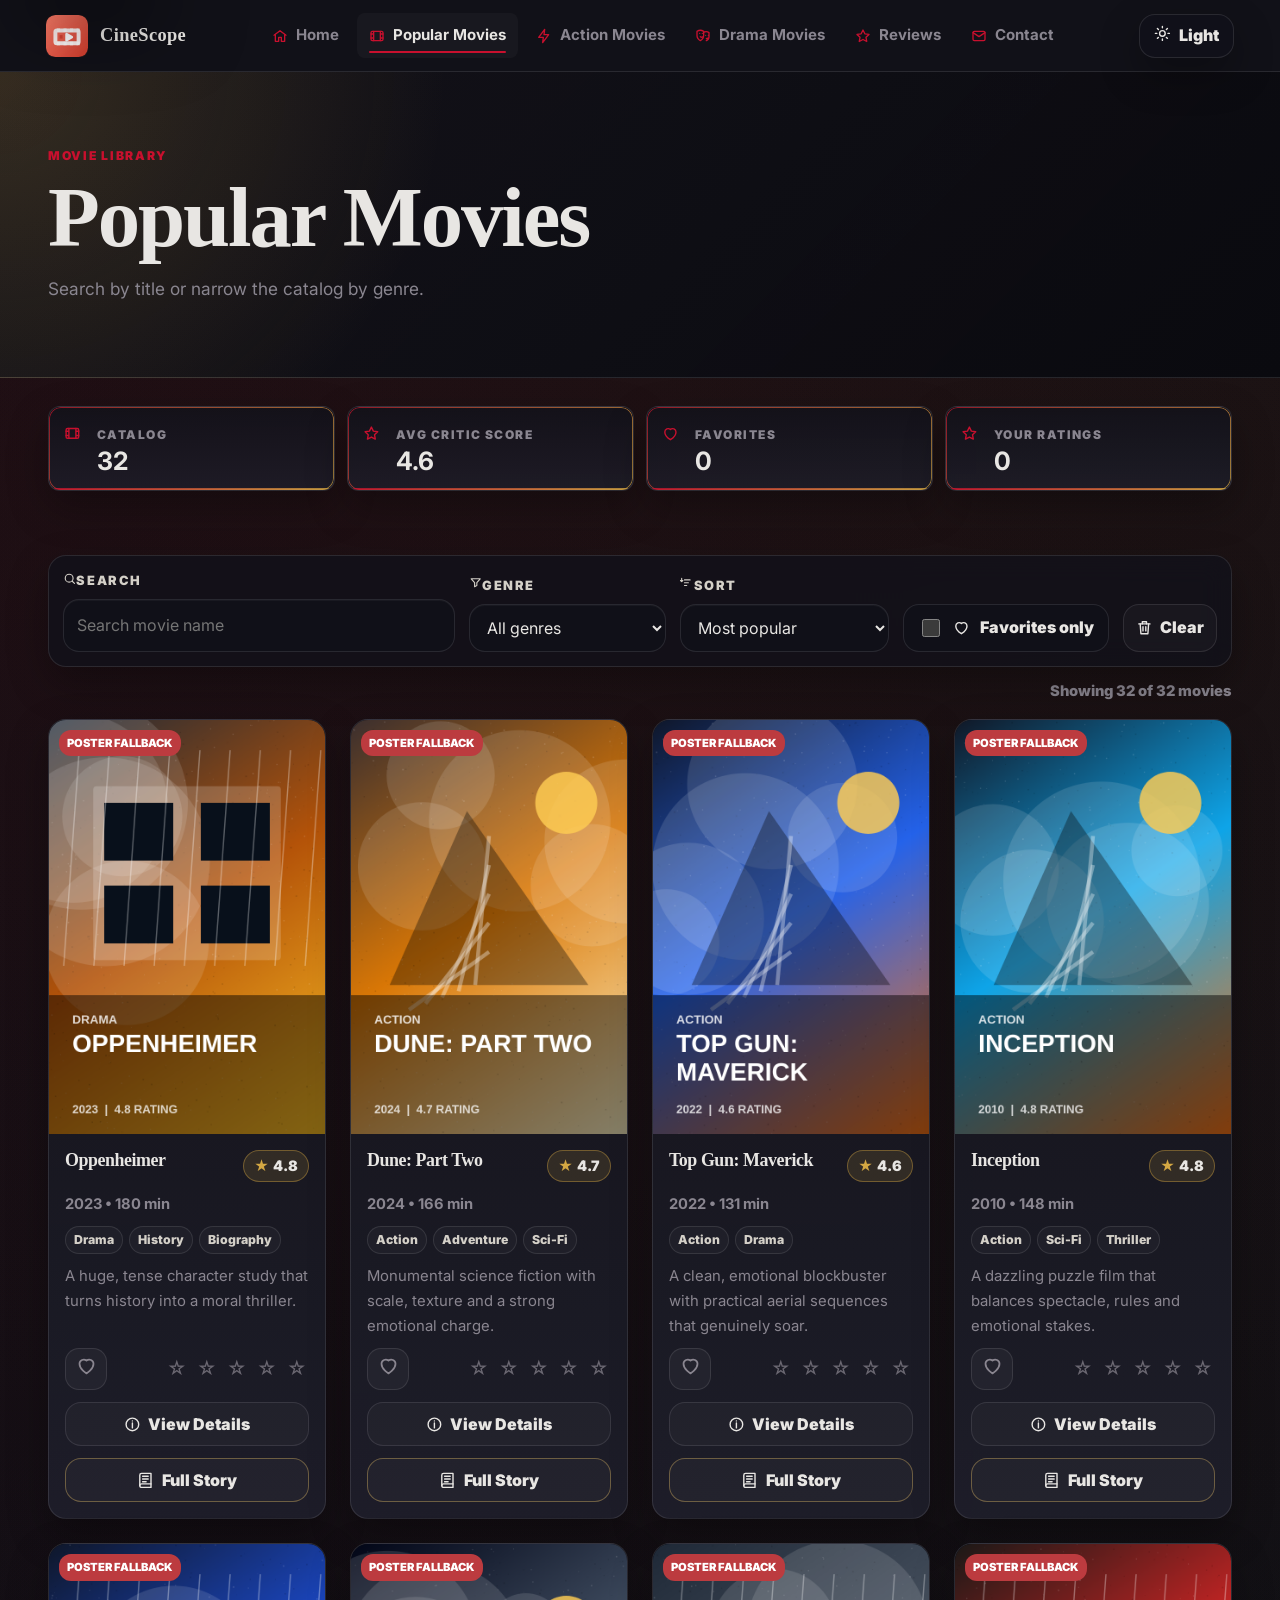
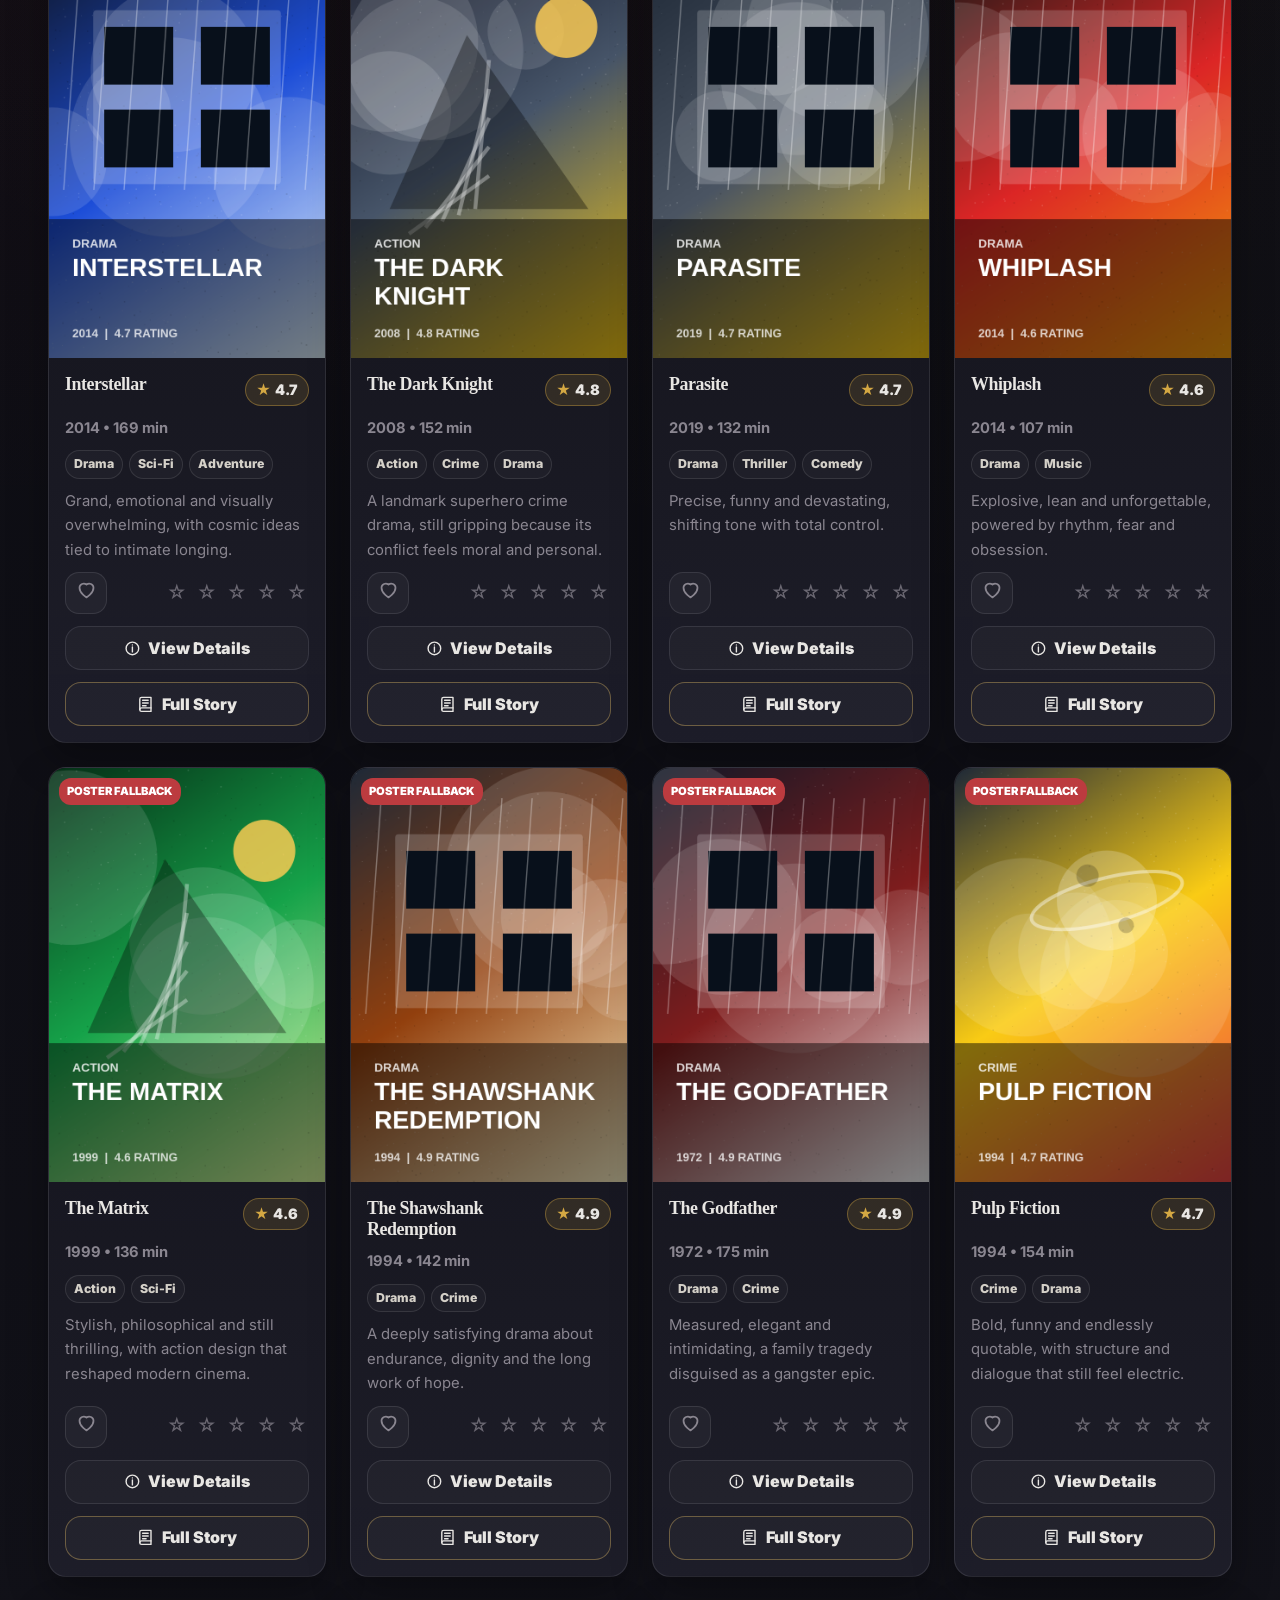
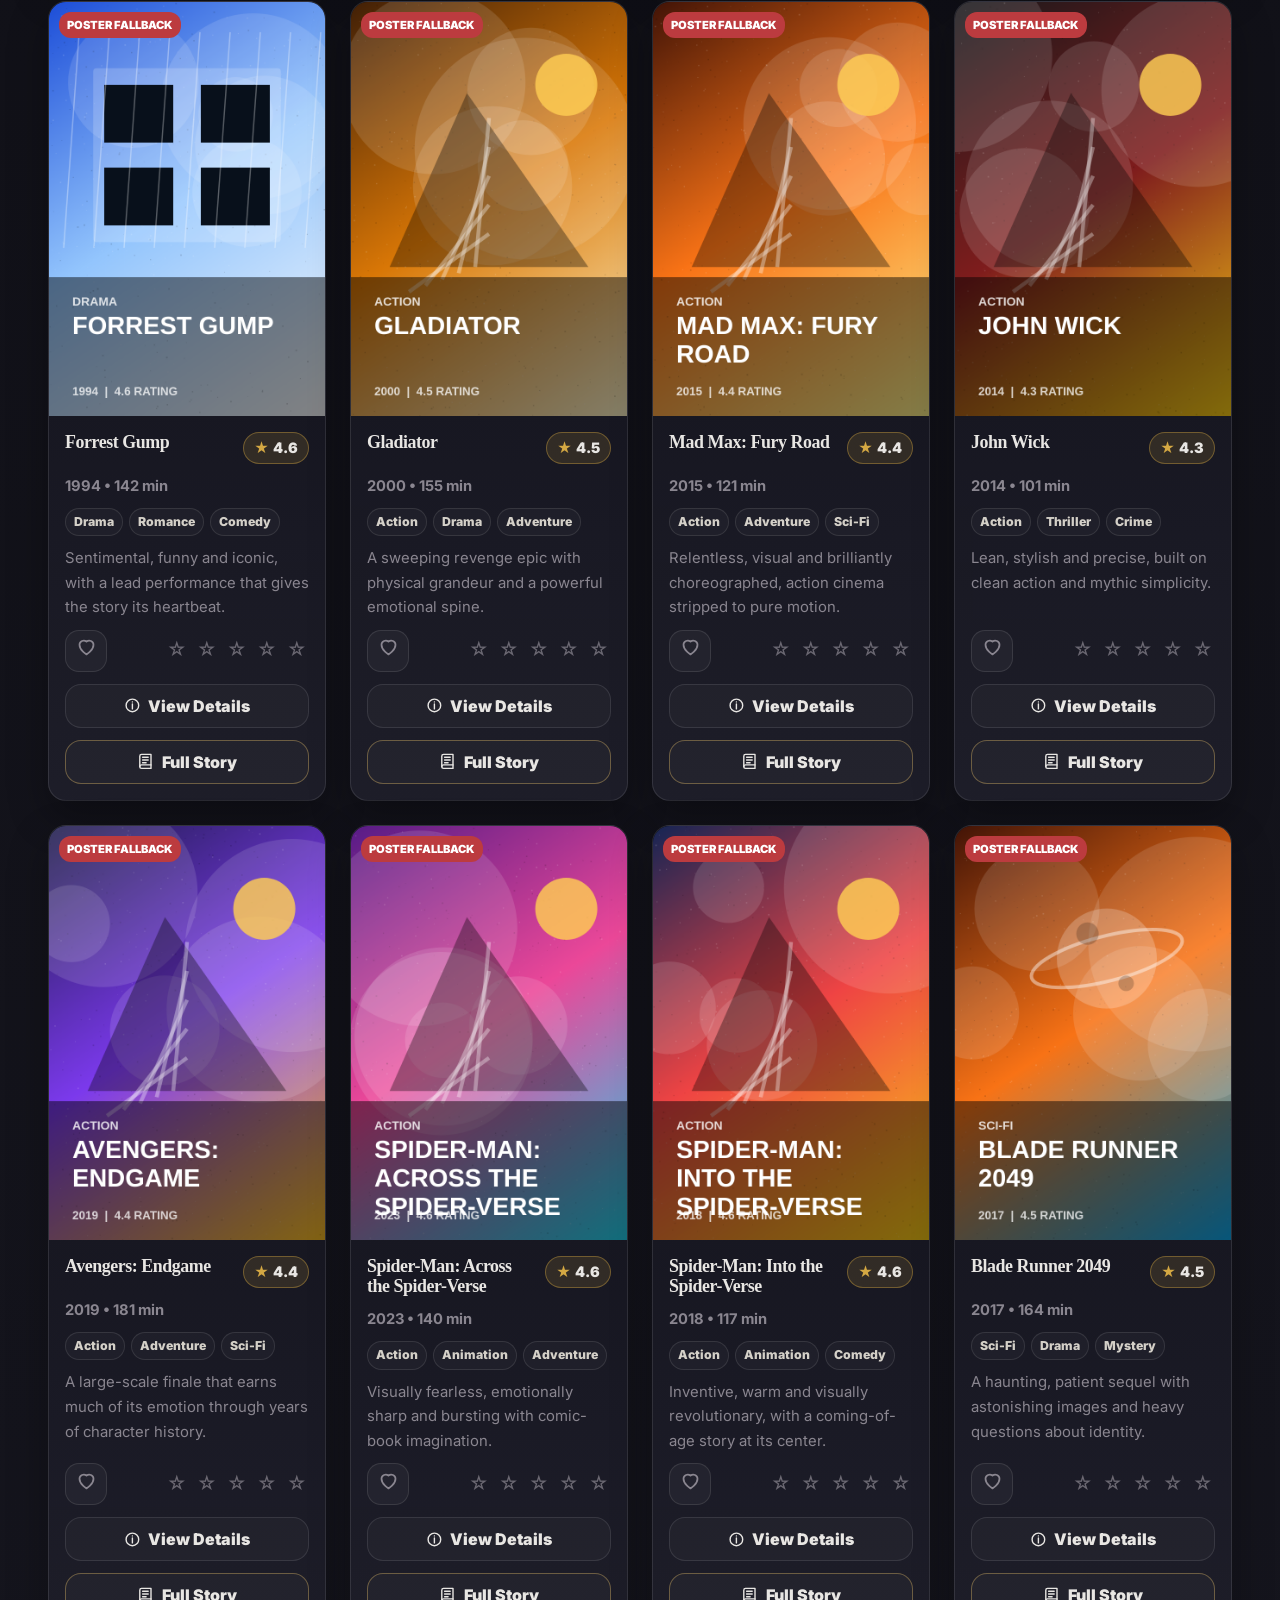
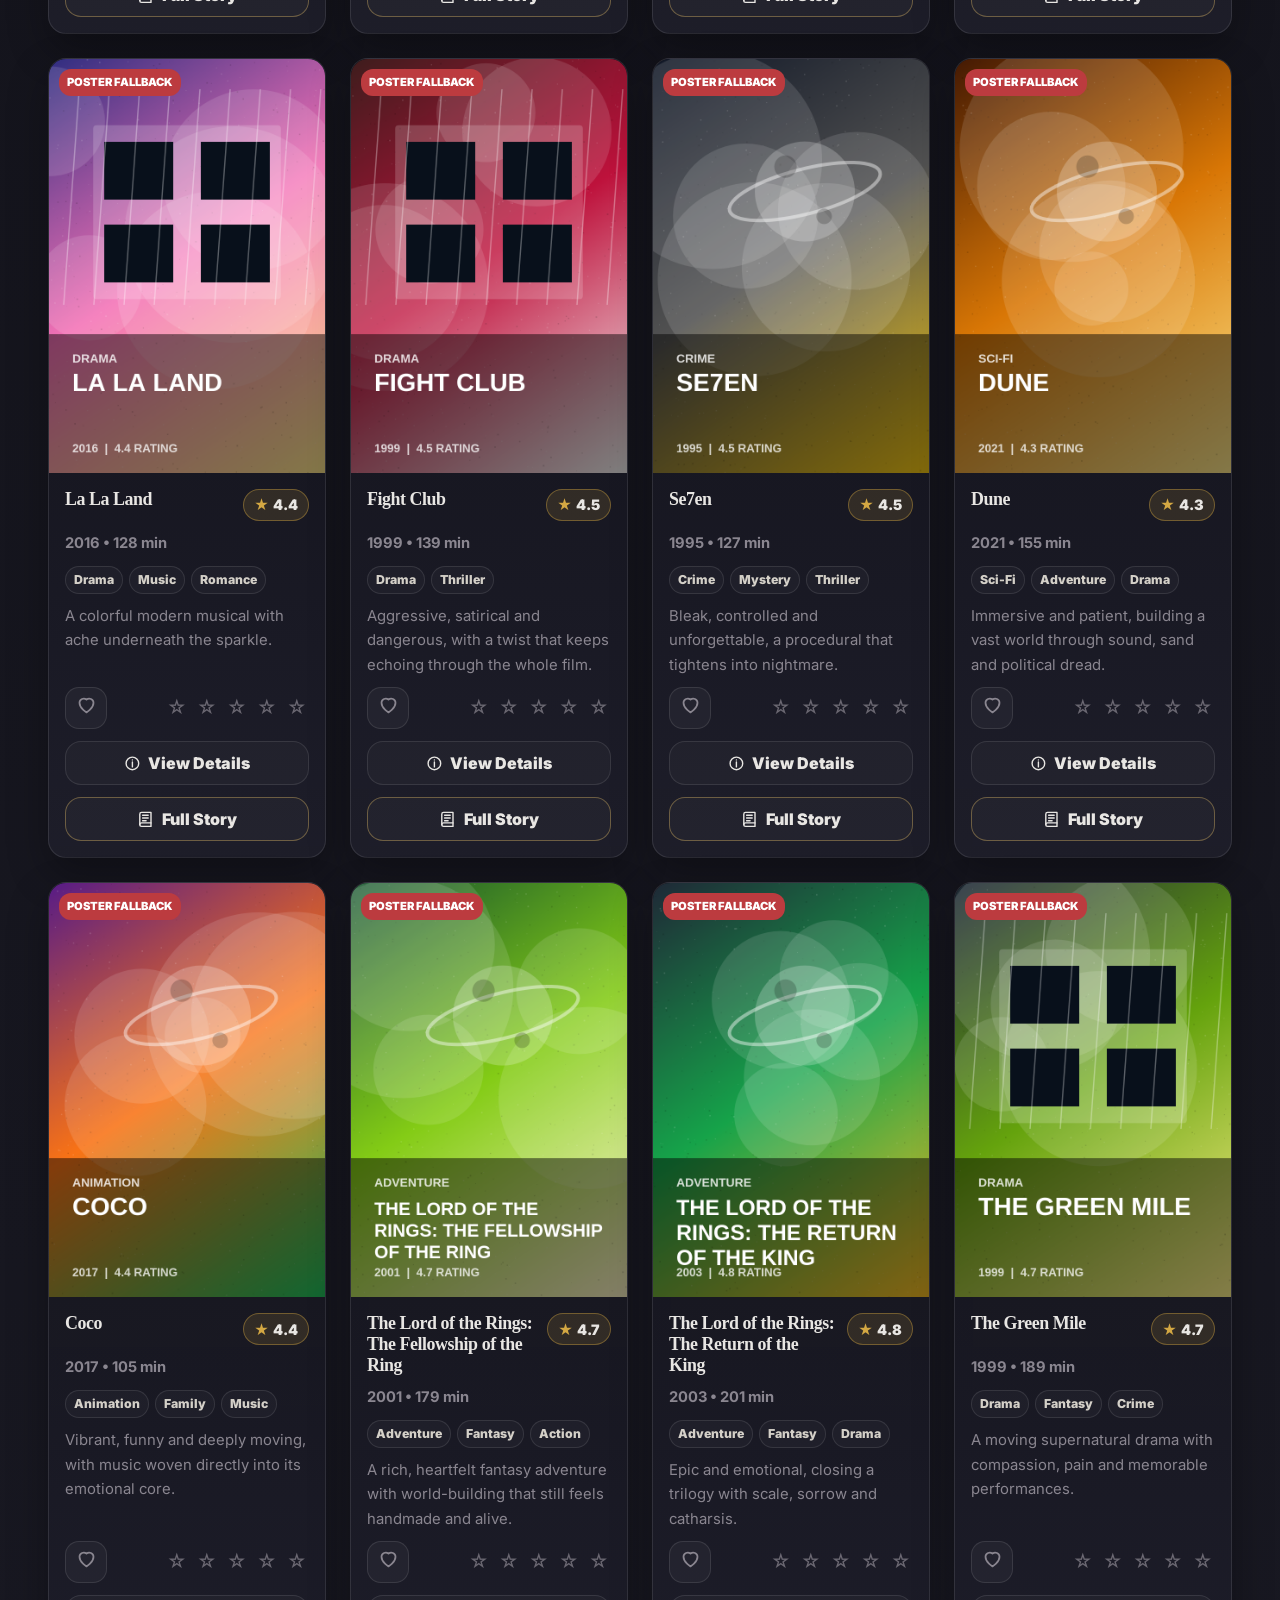
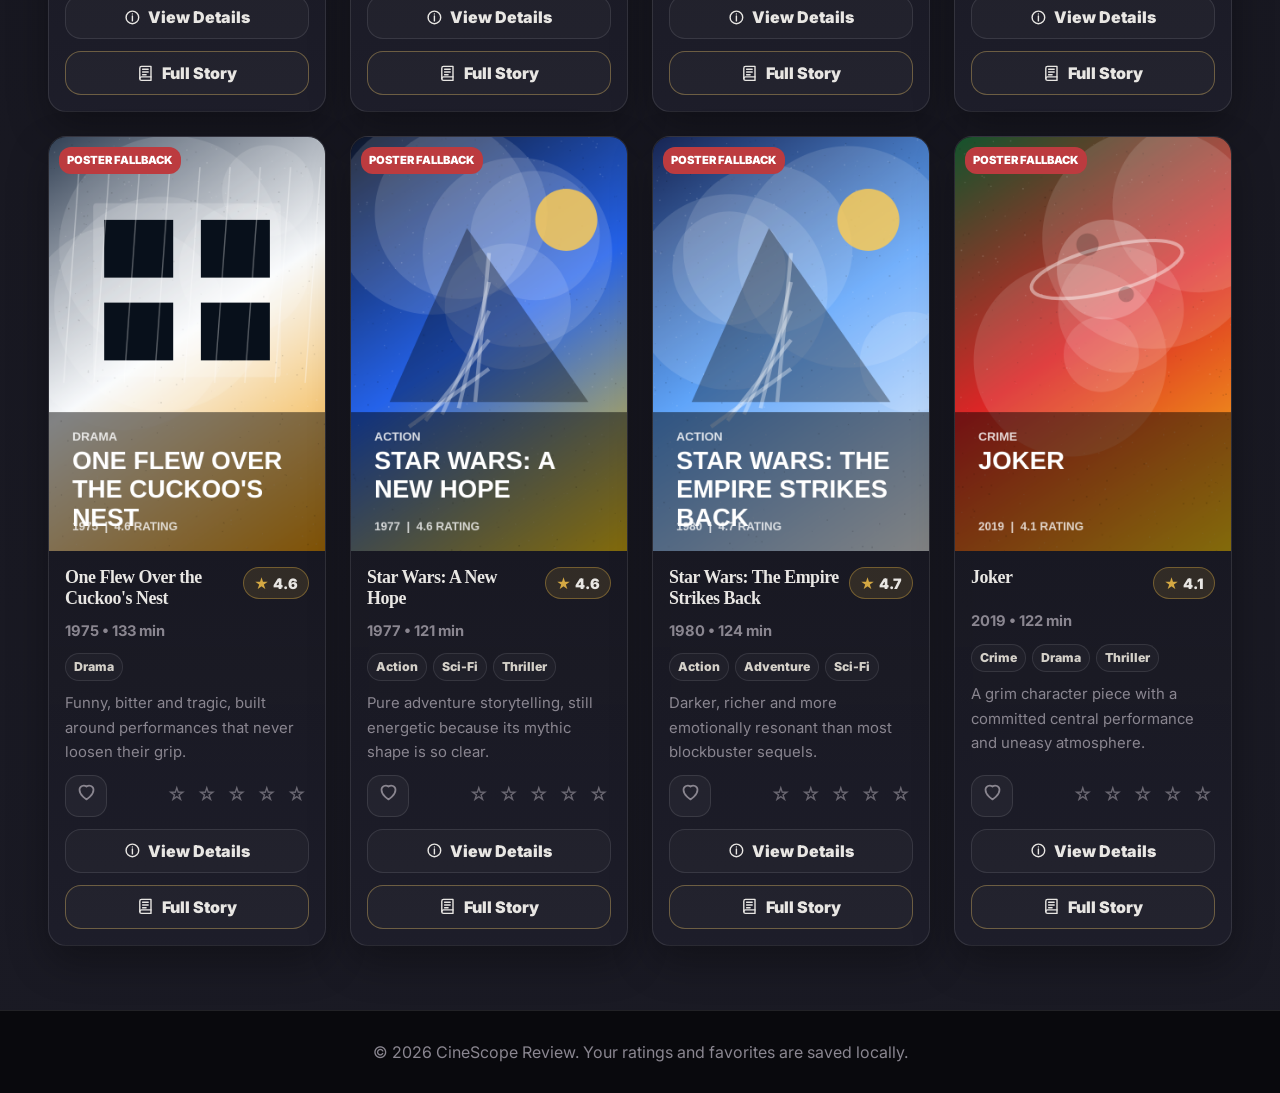
<file: popular.html>
<!DOCTYPE html>
<html lang="en">
<head>
  <meta charset="UTF-8">
  <meta name="viewport" content="width=device-width, initial-scale=1.0">
  <link rel="preconnect" href="https://fonts.googleapis.com">
  <link rel="preconnect" href="https://fonts.gstatic.com" crossorigin>
  <link href="https://fonts.googleapis.com/css2?family=Inter:wght@400;500;600;700;800;900&display=swap" rel="stylesheet">
  <title>CineScope Review | Popular Movies</title>
  <meta name="description" content="Browse the full CineScope movie library. Search, filter by genre and sort by rating or popularity.">
  <link rel="icon" type="image/svg+xml" href="assets/cinescope-logo.svg">
  <link rel="stylesheet" href="css/styles.css?v=cinescope-v2">
</head>
<body data-page="popular">
  <a class="skip-link" href="#main-content">Skip to content</a>
  <header class="site-header">
    <a class="brand" href="index.html" aria-label="CineScope Review Home">
      <span class="brand-mark">CS</span>
      <span class="brand-text">CineScope</span>
    </a>

    <button class="nav-toggle" type="button" data-nav-toggle aria-expanded="false" aria-label="Open menu">
      <span></span>
      <span></span>
      <span></span>
    </button>

    <nav class="main-nav" data-nav>
      <a href="index.html" data-page-link="home">Home</a>
      <a href="popular.html" data-page-link="popular">Popular Movies</a>
      <a href="action.html" data-page-link="action">Action Movies</a>
      <a href="drama.html" data-page-link="drama">Drama Movies</a>
      <a href="reviews.html" data-page-link="reviews">Reviews</a>
      <a href="contact.html" data-page-link="contact">Contact</a>
      <button class="mobile-theme-toggle" type="button" data-theme-toggle>
        <span data-theme-icon>Dark</span> mode
      </button>
    </nav>

    <button class="theme-toggle" type="button" data-theme-toggle aria-label="Toggle dark mode">
      <span data-theme-icon>Dark</span>
    </button>
  </header>

  <main id="main-content">
    <section class="page-hero compact-hero">
      <div class="page-hero-inner">
        <p class="eyebrow">Movie library</p>
        <h1>Popular Movies</h1>
        <p>Search by title or narrow the catalog by genre.</p>
      </div>
    </section>

    <section class="stats-band inner-stats" aria-label="Catalog stats">
      <div class="stats-strip" data-stats="popular"></div>
    </section>

    <section class="section-shell">
      <div class="toolbar" data-movie-controls>
        <label class="field search-field">
          <span>Search</span>
          <input type="search" data-movie-search placeholder="Search movie name">
        </label>

        <label class="field select-field">
          <span>Genre</span>
          <select data-genre-filter>
            <option value="">All genres</option>
          </select>
        </label>

        <label class="field select-field">
          <span>Sort</span>
          <select data-sort-select>
            <option value="popular">Most popular</option>
            <option value="rating">Highest critic rating</option>
            <option value="newest">Newest release</option>
            <option value="title">Title A-Z</option>
            <option value="user-rating">Your rating</option>
          </select>
        </label>

        <label class="toggle-field">
          <input type="checkbox" data-favorite-filter>
          <span>Favorites only</span>
        </label>

        <button class="secondary-btn clear-btn" type="button" data-clear-filters>Clear</button>
      </div>

      <div class="results-row">
        <p class="result-count" data-results-count>Showing all movies</p>
      </div>
      <div class="movie-grid" data-render="popular"></div>
      <p class="empty-state" data-empty-state hidden>No movies match your search.</p>
    </section>
  </main>

  <footer class="site-footer">
    <p>&copy; 2026 CineScope Review. Your ratings and favorites are saved locally.</p>
  </footer>

  <script src="js/script.js?v=cinescope-v2"></script>
</body>
</html>
</file>
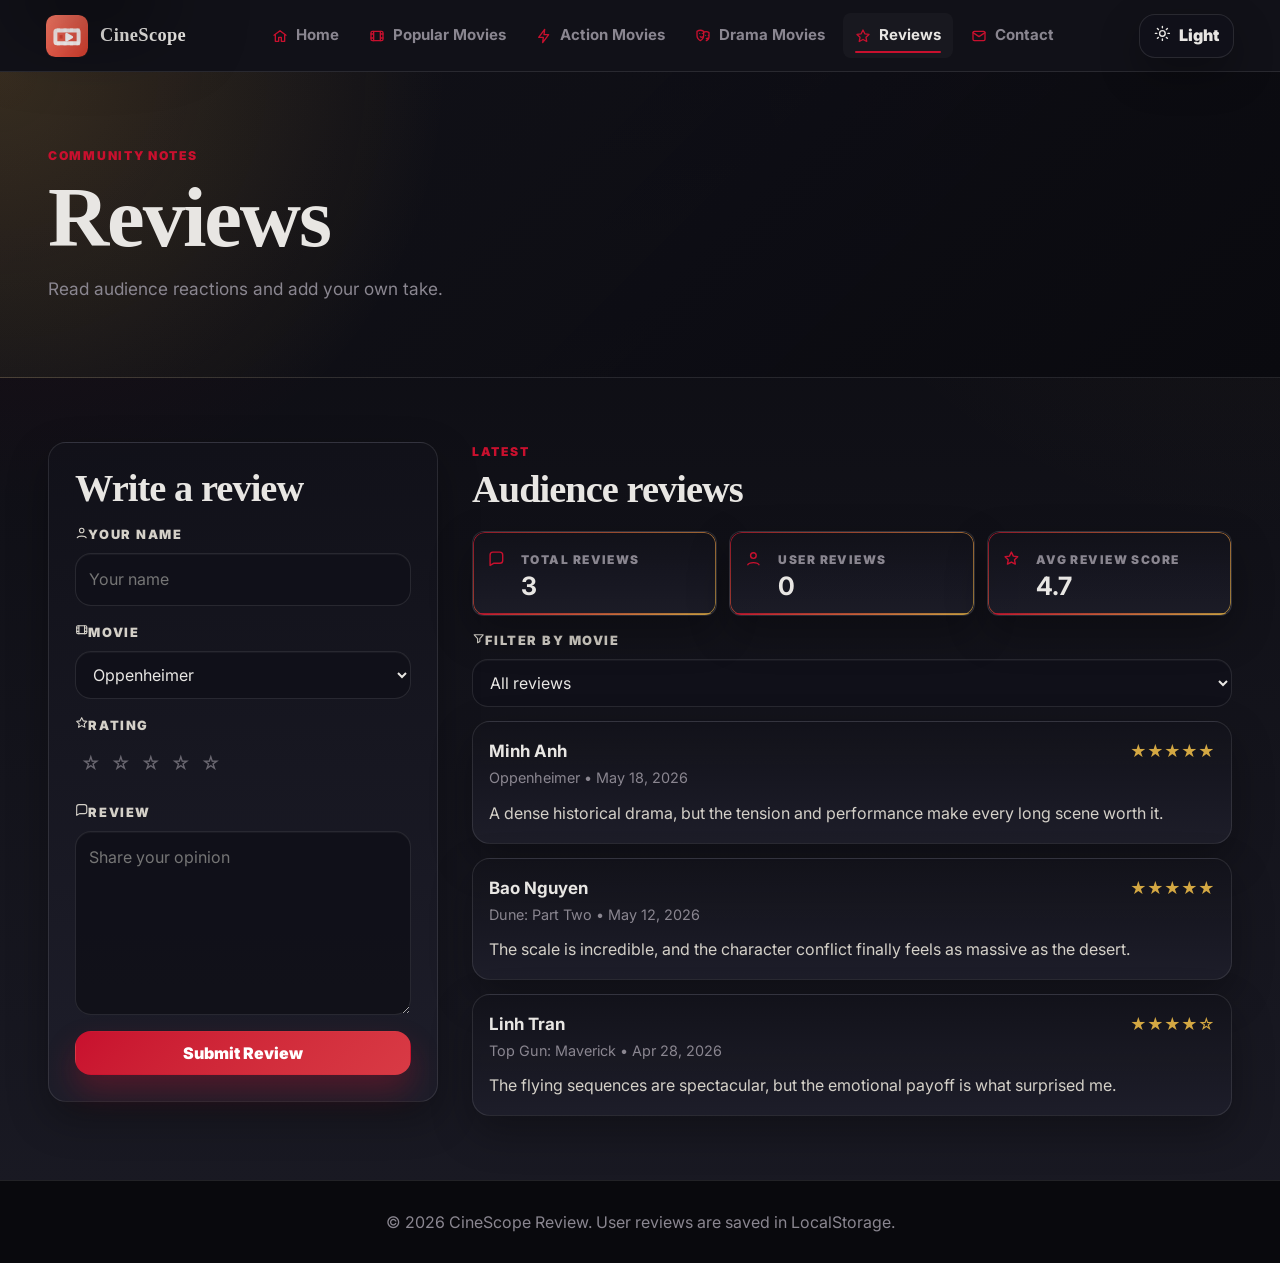
<file: reviews.html>
<!DOCTYPE html>
<html lang="en">
<head>
  <meta charset="UTF-8">
  <meta name="viewport" content="width=device-width, initial-scale=1.0">
  <link rel="preconnect" href="https://fonts.googleapis.com">
  <link rel="preconnect" href="https://fonts.gstatic.com" crossorigin>
  <link href="https://fonts.googleapis.com/css2?family=Inter:wght@400;500;600;700;800;900&display=swap" rel="stylesheet">
  <title>CineScope Review | Reviews</title>
  <meta name="description" content="Read and write community movie reviews on CineScope Review. Share your opinion and rate films.">
  <link rel="icon" type="image/svg+xml" href="assets/cinescope-logo.svg">
  <link rel="stylesheet" href="css/styles.css?v=cinescope-v2">
</head>
<body data-page="reviews">
  <a class="skip-link" href="#main-content">Skip to content</a>
  <header class="site-header">
    <a class="brand" href="index.html" aria-label="CineScope Review Home">
      <span class="brand-mark">CS</span>
      <span class="brand-text">CineScope</span>
    </a>

    <button class="nav-toggle" type="button" data-nav-toggle aria-expanded="false" aria-label="Open menu">
      <span></span>
      <span></span>
      <span></span>
    </button>

    <nav class="main-nav" data-nav>
      <a href="index.html" data-page-link="home">Home</a>
      <a href="popular.html" data-page-link="popular">Popular Movies</a>
      <a href="action.html" data-page-link="action">Action Movies</a>
      <a href="drama.html" data-page-link="drama">Drama Movies</a>
      <a href="reviews.html" data-page-link="reviews">Reviews</a>
      <a href="contact.html" data-page-link="contact">Contact</a>
      <button class="mobile-theme-toggle" type="button" data-theme-toggle>
        <span data-theme-icon>Dark</span> mode
      </button>
    </nav>

    <button class="theme-toggle" type="button" data-theme-toggle aria-label="Toggle dark mode">
      <span data-theme-icon>Dark</span>
    </button>
  </header>

  <main id="main-content">
    <section class="page-hero reviews-hero">
      <div class="page-hero-inner">
        <p class="eyebrow">Community notes</p>
        <h1>Reviews</h1>
        <p>Read audience reactions and add your own take.</p>
      </div>
    </section>

    <section class="section-shell reviews-layout">
      <form class="form-panel" data-review-form>
        <h2>Write a review</h2>

        <label class="field">
          <span>Your name</span>
          <input type="text" data-review-name placeholder="Your name" required>
        </label>

        <label class="field">
          <span>Movie</span>
          <select data-review-movie required></select>
        </label>

        <div class="field">
          <span>Rating</span>
          <div class="star-input" data-review-star-input aria-label="Review rating"></div>
        </div>

        <label class="field">
          <span>Review</span>
          <textarea data-review-text rows="6" placeholder="Share your opinion" required></textarea>
        </label>

        <button class="primary-btn" type="submit">Submit Review</button>
      </form>

      <div class="review-column">
        <div class="section-heading compact-heading">
          <div>
            <p class="eyebrow">Latest</p>
            <h2>Audience reviews</h2>
          </div>
        </div>
        <div class="stats-strip review-stats" data-stats="reviews"></div>
        <label class="field review-filter">
          <span>Filter by movie</span>
          <select data-review-filter>
            <option value="">All reviews</option>
          </select>
        </label>
        <div class="review-list" data-review-list></div>
      </div>
    </section>
  </main>

  <footer class="site-footer">
    <p>&copy; 2026 CineScope Review. User reviews are saved in LocalStorage.</p>
  </footer>

  <script src="js/script.js?v=cinescope-v2"></script>
</body>
</html>
</file>
<file: css/styles.css>
/* ---------- Design tokens ---------- */
.skip-link {
  position: fixed;
  left: 16px;
  top: 16px;
  z-index: 9999;
  transform: translateY(-140%);
  border-radius: 999px;
  background: var(--brand);
  color: #fff;
  padding: 10px 14px;
  font-weight: 900;
  box-shadow: var(--shadow);
  transition: transform .2s var(--ease-out);
}
.skip-link:focus {
  transform: translateY(0);
}

/* ---------- Design tokens ---------- */
:root {
  color-scheme: dark;
  --bg: #0a0a0f;
  --bg-elevated: #111118;
  --bg-soft: #1a1a24;
  --panel: rgba(18, 18, 26, 0.92);
  --panel-strong: #1e1e2a;
  --surface: rgba(255, 255, 255, 0.04);
  --surface-strong: rgba(255, 255, 255, 0.08);
  --text: #e8e6e3;
  --muted: #8a8690;
  --muted-strong: #d4d0c8;
  --line: rgba(255, 255, 255, 0.1);
  --line-strong: rgba(255, 255, 255, 0.18);
  --brand: #c8102e;
  --brand-strong: #e01e3a;
  --accent: #d4a843;
  --gold: #d4a843;
  --danger: #e5484d;
  --shadow: 0 24px 80px rgba(0, 0, 0, 0.5);
  --shadow-soft: 0 16px 40px rgba(0, 0, 0, 0.3);
  --radius-sm: 6px;
  --radius-md: 12px;
  --radius-lg: 18px;
  --content: 1240px;
  --header-height: 72px;
  --ease-out: cubic-bezier(0.22, 0.61, 0.36, 1);
}

:root[data-theme="light"] {
  color-scheme: light;
  --bg: #f8f7f4;
  --bg-elevated: #ffffff;
  --bg-soft: #f0ede6;
  --panel: rgba(255, 255, 255, 0.94);
  --panel-strong: #ffffff;
  --surface: rgba(17, 24, 39, 0.04);
  --surface-strong: rgba(17, 24, 39, 0.08);
  --text: #1a1816;
  --muted: #6b6560;
  --muted-strong: #3a3530;
  --line: rgba(15, 23, 42, 0.1);
  --line-strong: rgba(15, 23, 42, 0.18);
  --brand: #a80b24;
  --brand-strong: #8a0920;
  --accent: #b08930;
  --gold: #b08930;
  --danger: #d8244d;
  --shadow: 0 24px 70px rgba(15, 23, 42, 0.14);
  --shadow-soft: 0 16px 34px rgba(15, 23, 42, 0.08);
}

:root[data-theme="light"] body {
  background:
    radial-gradient(circle at top left, rgba(168, 11, 36, 0.08), transparent 28%),
    radial-gradient(circle at top right, rgba(176, 137, 48, 0.06), transparent 30%),
    linear-gradient(180deg, var(--bg), var(--bg-soft));
}

* { box-sizing: border-box; }
html { scroll-behavior: smooth; }
body {
  min-height: 100vh;
  margin: 0;
  display: flex;
  flex-direction: column;
  overflow-x: hidden;
  background:
    radial-gradient(circle at top left, rgba(200, 16, 46, 0.1), transparent 28%),
    radial-gradient(circle at top right, rgba(212, 168, 67, 0.06), transparent 30%),
    linear-gradient(180deg, var(--bg), var(--bg-soft));
  color: var(--text);
  font-family: Inter, ui-sans-serif, system-ui, -apple-system, BlinkMacSystemFont, "Segoe UI", sans-serif;
  line-height: 1.65;
  text-rendering: optimizeLegibility;
  transition: background-color .4s var(--ease-out), color .4s var(--ease-out);
}
body.modal-open { overflow: hidden; }
a { color: inherit; text-decoration: none; }
img { max-width: 100%; display: block; }
button, input, select, textarea { font: inherit; }
button { cursor: pointer; }
:focus-visible {
  outline: 3px solid color-mix(in srgb, var(--accent) 72%, white 28%);
  outline-offset: 3px;
}

/* ---------- Motion ---------- */
@keyframes fadeInUp {
  from { opacity: 0; transform: translateY(18px); }
  to { opacity: 1; transform: translateY(0); }
}
@keyframes scaleIn {
  from { opacity: 0; transform: scale(0.96); }
  to { opacity: 1; transform: scale(1); }
}
@keyframes shimmer {
  0% { background-position: 200% 0; }
  100% { background-position: -200% 0; }
}
@keyframes floatY {
  0%, 100% { transform: translateY(0); }
  50% { transform: translateY(-6px); }
}
@keyframes pulseGlow {
  0%, 100% { box-shadow: 0 0 0 0 rgba(255, 90, 79, 0.0); }
  50% { box-shadow: 0 0 0 8px rgba(255, 90, 79, 0.12); }
}

/* ---------- Scroll reveal ---------- */
@keyframes revealIn {
  from { opacity: 0; transform: translateY(22px); }
  to { opacity: 1; transform: translateY(0); }
}
@keyframes heartPop {
  0% { transform: scale(1); }
  30% { transform: scale(1.35); }
  60% { transform: scale(0.9); }
  100% { transform: scale(1); }
}
@keyframes scaleOut {
  from { opacity: 1; transform: scale(1); }
  to   { opacity: 0; transform: scale(0.94); }
}
@keyframes backdropFade {
  from { opacity: 1; }
  to   { opacity: 0; }
}

.reveal { opacity: 0; transform: translateY(22px); }
.reveal.is-revealed { animation: revealIn .6s var(--ease-out) both; }
.reveal:nth-child(1) { animation-delay: 0ms; }
.reveal:nth-child(2) { animation-delay: 60ms; }
.reveal:nth-child(3) { animation-delay: 120ms; }
.reveal:nth-child(4) { animation-delay: 180ms; }
.reveal:nth-child(5) { animation-delay: 240ms; }
.reveal:nth-child(6) { animation-delay: 300ms; }
.reveal:nth-child(7) { animation-delay: 340ms; }
.reveal:nth-child(8) { animation-delay: 380ms; }

/* ---------- Header ---------- */
.site-header {
  position: sticky;
  top: 0;
  z-index: 50;
  min-height: var(--header-height);
  display: flex;
  align-items: center;
  gap: 14px;
  padding: 12px clamp(16px, 3.6vw, 48px);
  border-bottom: 1px solid var(--line);
  background: var(--bg-elevated);
  transition: background-color .4s var(--ease-out), border-color .4s var(--ease-out), color .4s var(--ease-out);
}
.brand {
  display: inline-flex;
  align-items: center;
  gap: 12px;
  min-width: max-content;
  font-weight: 900;
  letter-spacing: 0.01em;
}
.brand-mark {
  width: 42px;
  height: 42px;
  border-radius: 8px;
  display: inline-grid;
  place-items: center;
  background:
    url("../assets/cinescope-logo.svg") center / cover no-repeat;
  font-size: 0;
  color: transparent;
}
.brand-text {
  font-family: Georgia, "Times New Roman", serif;
  font-size: 1.15rem;
  letter-spacing: 0.02em;
}

.main-nav {
  flex: 1;
  min-width: 0;
  display: flex;
  justify-content: center;
  align-items: center;
  gap: 6px;
}
.main-nav a {
  position: relative;
  display: inline-flex;
  align-items: center;
  gap: 8px;
  padding: 10px 12px;
  border-radius: 8px;
  color: var(--muted);
  font-size: 0.94rem;
  font-weight: 700;
  white-space: nowrap;
  transition: color .2s var(--ease-out), background .2s var(--ease-out), border-color .2s var(--ease-out);
}
.main-nav a::after {
  content: "";
  position: absolute;
  left: 12px; right: 12px; bottom: 5px;
  height: 2px;
  border-radius: 999px;
  background: var(--brand);
  transform: scaleX(0);
  transform-origin: left;
  transition: transform .22s var(--ease-out);
}
.main-nav a:hover,
.main-nav a.is-active {
  color: var(--text);
  background: color-mix(in srgb, var(--surface) 84%, transparent);
}
.main-nav a:hover::after,
.main-nav a.is-active::after { transform: scaleX(1); }
.main-nav a:hover { border-color: transparent; }

.theme-toggle,
.nav-toggle,
.mobile-theme-toggle {
  border: 1px solid var(--line);
  border-radius: 16px;
  background: color-mix(in srgb, var(--panel) 84%, transparent);
  color: var(--text);
  box-shadow: var(--shadow-soft);
}
.theme-toggle {
  min-width: 86px;
  height: 44px;
  display: inline-flex;
  align-items: center;
  justify-content: center;
  gap: 8px;
  padding: 0 14px;
  font-weight: 900;
}
.nav-toggle {
  width: 44px;
  height: 44px;
  display: none;
  padding: 9px;
}
.nav-toggle span {
  width: 100%; height: 2px; margin: 3px 0; border-radius: 999px; background: var(--text);
  display: block;
}
.mobile-theme-toggle { display: none; }

/* ---------- Shared layout ---------- */
main { flex: 1; }
.section-shell {
  width: min(100%, var(--content));
  margin: 0 auto;
  padding: clamp(30px, 5vw, 72px) clamp(16px, 3.6vw, 28px);
}
.section-stack { padding-bottom: clamp(18px, 4vw, 34px); }
.section-stack + .section-stack { padding-top: clamp(16px, 3.5vw, 30px); }
.section-heading {
  display: flex;
  align-items: end;
  justify-content: space-between;
  gap: 16px;
  margin-bottom: 22px;
}
.heading-actions {
  display: flex; flex-wrap: wrap; align-items: center; justify-content: flex-end; gap: 12px;
}
.section-heading h1,
.section-heading h2,
.page-hero h1,
.slide-content h2,
.detail-copy h1,
.modal-details h2,
.form-panel h2,
.contact-info h2,
.story-panel h2,
.owner-panel h2,
.movie-title {
  font-family: Georgia, "Times New Roman", serif;
  margin: 0;
  line-height: 1.02;
  letter-spacing: -0.025em;
}
.section-heading h1 { font-size: clamp(2.3rem, 5vw, 4.2rem); }
.section-heading h2,
.form-panel h2,
.contact-info h2,
.story-panel h2,
.owner-panel h2 { font-size: clamp(1.65rem, 3vw, 2.5rem); }
.eyebrow {
  margin: 0 0 8px;
  color: var(--brand);
  font-size: .76rem;
  font-weight: 950;
  text-transform: uppercase;
  letter-spacing: .14em;
}
.text-link,
.primary-btn,
.secondary-btn,
.slider-arrow,
.slider-dot,
.favorite-btn,
.star-btn,
.review-star-btn,
.small-danger,
.modal-close,
.poster-button,
.favorite-thumb {
  transition: transform .2s var(--ease-out), background .2s var(--ease-out), border-color .2s var(--ease-out), box-shadow .2s var(--ease-out), color .2s var(--ease-out), opacity .2s var(--ease-out);
}
.text-link {
  display: inline-flex; align-items: center; gap: 8px;
  min-height: 38px; padding: 0 14px;
  border: 1px solid color-mix(in srgb, var(--brand) 35%, var(--line));
  border-radius: 14px;
  background: color-mix(in srgb, var(--brand) 8%, transparent);
  color: var(--brand-strong); font-weight: 900;
}
.text-link:hover { transform: translateY(-2px); }
.primary-btn,
.secondary-btn {
  min-height: 44px;
  display: inline-flex; align-items: center; justify-content: center; gap: 8px;
  border-radius: 16px; padding: 0 16px; border: 1px solid transparent; font-weight: 950;
}
.primary-btn {
  background: linear-gradient(135deg, var(--brand), color-mix(in srgb, var(--brand) 70%, #ff9d7a));
  color: #fff;
  box-shadow: 0 16px 30px color-mix(in srgb, var(--brand) 30%, transparent);
}
.primary-btn:hover,
.secondary-btn:hover { transform: translateY(-2px); }
.secondary-btn {
  background: color-mix(in srgb, var(--surface) 70%, transparent);
  border-color: var(--line);
  color: var(--text);
}
.secondary-btn:hover { border-color: var(--line-strong); background: var(--surface-strong); }

/* ---------- Button active states ---------- */
.primary-btn:active,
.secondary-btn:active,
.favorite-btn:active,
.star-btn:active,
.review-star-btn:active,
.slider-arrow:active,
.modal-close:active {
  transform: translateY(1px) scale(0.97);
  transition-duration: 0.08s;
}
.primary-btn:active { box-shadow: 0 8px 16px color-mix(in srgb, var(--brand) 24%, transparent); }

.button-icon, .label-icon, .toggle-icon, .stat-icon, .favorite-icon, .fact-icon, .quote-icon { width: 1rem; height: 1rem; flex: 0 0 auto; }
.ui-icon { width: 1.05em; height: 1.05em; display: inline-block; }
.nav-icon { width: 1rem; height: 1rem; color: var(--brand); }

/* ---------- Hero slider ---------- */
.hero-slider {
  position: relative;
  min-height: clamp(540px, 76svh, 780px);
  overflow: hidden;
  border-bottom: 1px solid var(--line);
  background: #050810;
}
.slider-stage, .slide { position: absolute; inset: 0; }
.slide {
  isolation: isolate;
  display: grid;
  align-items: center;
  padding: 0 clamp(18px, 5vw, 88px);
  background-position: center;
  background-size: cover;
  opacity: 0;
  transform: scale(1.05);
  transition: opacity .7s var(--ease-out), transform 1s var(--ease-out);
}
.slide.is-active { opacity: 1; transform: scale(1); z-index: 2; }
.slide::before {
  content: ""; position: absolute; inset: 0; pointer-events: none; z-index: 0;
  background:
    linear-gradient(90deg, rgba(5,8,16,.96), rgba(5,8,16,.7) 42%, rgba(5,8,16,.18)),
    linear-gradient(0deg, rgba(5,8,16,.92), transparent 56%);
}
.slide-content {
  position: relative; z-index: 2; max-width: min(720px, 100%); color: #fff; text-shadow: 0 8px 32px rgba(0,0,0,.58);
  animation: fadeInUp .6s var(--ease-out) both;
}
.slide-content h2 {
  margin: 0; color: #fff;
  font-size: clamp(3rem, 7.6vw, 6.6rem);
  line-height: .93;
}
.slide-content p {
  margin: 18px 0 24px;
  max-width: 60ch;
  color: rgba(255,255,255,.9);
  font-size: clamp(1rem, 1.7vw, 1.15rem);
}
.slide-meta, .detail-meta-row { display: flex; flex-wrap: wrap; gap: 8px; margin-bottom: 16px; }
.pill {
  display: inline-flex; align-items: center; min-height: 30px; padding: 5px 10px;
  border: 1px solid rgba(255,255,255,.24); border-radius: 999px;
  background: rgba(255,255,255,.12); color: #fff; font-size: .85rem; font-weight: 900;
  backdrop-filter: blur(12px);
}
.slide-actions, .modal-actions, .detail-actions { display: flex; flex-wrap: wrap; gap: 12px; align-items: center; }
.slider-controls {
  position: absolute; z-index: 5; left: 50%; bottom: 24px; transform: translateX(-50%);
  display: flex; align-items: center; gap: 12px;
}
.slider-arrow,
.slider-dot {
  border: 1px solid rgba(255,255,255,.18);
  background: rgba(255,255,255,.12);
  color: #fff;
  backdrop-filter: blur(12px);
}
.slider-arrow { width: 44px; height: 44px; border-radius: 16px; font-size: 1.8rem; line-height: 1; }
.slider-arrow:hover { transform: translateY(-2px) scale(1.03); }
.slider-dots { display: flex; gap: 8px; }
.slider-dot { width: 32px; height: 10px; border-radius: 999px; opacity: .5; padding: 0; }
.slider-dot.is-active { width: 48px; opacity: 1; background: linear-gradient(90deg, var(--brand), var(--accent)); }

/* ---------- Page heroes ---------- */
.page-hero {
  min-height: clamp(240px, 34svh, 360px);
  display: grid; align-items: center;
  overflow: hidden;
  border-bottom: 1px solid var(--line);
  background:
    radial-gradient(circle at top right, color-mix(in srgb, var(--brand) 22%, transparent), transparent 34%),
    linear-gradient(135deg, var(--panel), var(--bg));
}
.compact-hero { background:
  radial-gradient(circle at top left, color-mix(in srgb, var(--gold) 18%, transparent), transparent 34%),
  linear-gradient(135deg, var(--panel), var(--bg)); }
.action-hero { background:
  radial-gradient(circle at top left, rgba(255,90,79,.18), transparent 34%),
  linear-gradient(135deg, #1f1015, var(--bg)); }
.drama-hero { background:
  radial-gradient(circle at top left, rgba(22,201,141,.14), transparent 34%),
  linear-gradient(135deg, var(--panel), var(--bg)); }
.reviews-hero, .contact-hero { background:
  radial-gradient(circle at top left, rgba(245,185,66,.16), transparent 34%),
  linear-gradient(135deg, var(--panel), var(--bg)); }
.page-hero-inner {
  width: min(100%, var(--content)); margin: 0 auto;
  padding: clamp(44px, 6vw, 74px) clamp(16px, 3.6vw, 28px);
  animation: fadeInUp .55s var(--ease-out) both;
}
.page-hero h1 { max-width: 960px; font-size: clamp(2.9rem, 7vw, 5.3rem); }
.page-hero p:last-child { max-width: 60ch; margin: 14px 0 0; color: var(--muted); font-size: 1.08rem; }

/* ---------- Stats ---------- */
.stats-band { width: min(100%, var(--content)); margin: 0 auto; padding: 22px clamp(16px, 3.6vw, 28px) 0; }
.inner-stats { padding-top: 28px; }
.stats-strip { display: grid; grid-template-columns: repeat(4, minmax(0, 1fr)); gap: 12px; }
.stat-card {
  position: relative; overflow: hidden;
  border: 1px solid var(--line);
  border-radius: var(--radius-md);
  background: linear-gradient(180deg, color-mix(in srgb, var(--panel) 92%, transparent), color-mix(in srgb, var(--panel-strong) 82%, transparent));
  padding: 18px 14px 16px 48px;
  box-shadow: var(--shadow-soft);
}
.stat-card::before {
  content: ""; position: absolute; inset: 0; pointer-events: none;
  border-radius: inherit; padding: 1px;
  background: linear-gradient(135deg, color-mix(in srgb, var(--brand) 70%, transparent), color-mix(in srgb, var(--accent) 70%, transparent));
  -webkit-mask: linear-gradient(#fff 0 0) content-box, linear-gradient(#fff 0 0);
  -webkit-mask-composite: xor; mask-composite: exclude;
}
.stat-card::after { content: ""; position: absolute; left: 0; right: 0; bottom: 0; height: 2px; background: linear-gradient(90deg, var(--brand), var(--accent)); opacity: .8; }
.stat-icon { position: absolute; top: 18px; left: 15px; color: var(--brand); }
.stat-card span { display: block; color: var(--muted); font-size: .75rem; font-weight: 950; text-transform: uppercase; letter-spacing: .12em; }
.stat-card strong { display: block; margin-top: 4px; font-size: 1.58rem; line-height: 1; }

/* ---------- Toolbar ---------- */
.toolbar {
  display: grid;
  grid-template-columns: minmax(260px, 1.35fr) minmax(170px, .68fr) minmax(180px, .72fr) max-content 94px;
  align-items: end;
  gap: 14px;
  margin-bottom: 12px;
  padding: 14px;
  border: 1px solid var(--line);
  border-radius: var(--radius-lg);
  background: color-mix(in srgb, var(--panel) 84%, transparent);
  box-shadow: var(--shadow-soft);
  backdrop-filter: blur(14px);
}
.toolbar.genre-toolbar { grid-template-columns: minmax(240px, 1fr) minmax(190px, 250px) max-content 94px; }
.field { display: grid; gap: 8px; }
.field > span {
  color: var(--muted-strong);
  font-size: .8rem;
  font-weight: 950;
  text-transform: uppercase;
  letter-spacing: .12em;
}
.field input,
.field select,
.field textarea {
  width: 100%; min-height: 48px;
  padding: 12px 13px;
  border: 1px solid var(--line);
  border-radius: 16px;
  background: color-mix(in srgb, var(--bg-elevated) 55%, var(--panel));
  color: var(--text);
  box-shadow: inset 0 1px 0 rgba(255,255,255,.04);
  transition: border-color .2s var(--ease-out), box-shadow .2s var(--ease-out), background .2s var(--ease-out);
}
.field input:focus,
.field select:focus,
.field textarea:focus {
  border-color: color-mix(in srgb, var(--brand) 52%, var(--line));
  box-shadow: 0 0 0 4px color-mix(in srgb, var(--brand) 16%, transparent);
}
.field textarea { resize: vertical; min-height: 150px; }
.toggle-field {
  min-height: 48px;
  display: inline-flex; align-items: center; gap: 10px;
  border: 1px solid var(--line); border-radius: 16px;
  background: color-mix(in srgb, var(--bg-elevated) 50%, var(--panel));
  padding: 0 14px; font-weight: 900;
}
.toggle-field input { width: 18px; height: 18px; accent-color: var(--brand); }
.clear-btn { width: 100%; min-height: 48px; }
.results-row { display: flex; justify-content: flex-end; margin: 0 0 16px; }
.result-count { margin: 0; color: var(--muted); font-size: .92rem; font-weight: 850; }

/* ---------- Cards ---------- */
.movie-grid {
  display: grid;
  grid-template-columns: repeat(4, minmax(0, 1fr));
  gap: clamp(16px, 3vw, 24px);
}
.compact-grid { grid-template-columns: repeat(4, minmax(0, 1fr)); }
.movie-card,
.review-item,
.favorite-mini,
.form-panel,
.story-panel,
.owner-panel,
.modal-panel {
  border: 1px solid var(--line);
  border-radius: var(--radius-lg);
  background: linear-gradient(180deg, color-mix(in srgb, var(--panel) 96%, transparent), color-mix(in srgb, var(--panel-strong) 94%, transparent));
  box-shadow: var(--shadow-soft);
  transition: background-color .4s var(--ease-out), border-color .4s var(--ease-out), box-shadow .4s var(--ease-out), color .4s var(--ease-out);
}
.movie-card {
  overflow: hidden;
  display: flex;
  flex-direction: column;
  transform: translateZ(0);
  transition: transform .24s var(--ease-out), border-color .24s var(--ease-out), box-shadow .24s var(--ease-out);
}
.movie-card:hover {
  transform: translateY(-8px);
  border-color: color-mix(in srgb, var(--brand) 44%, var(--line));
  box-shadow: var(--shadow);
}
.poster-button {
  position: relative;
  width: 100%;
  aspect-ratio: 2 / 3;
  overflow: hidden;
  border: 0;
  padding: 0;
  background: #08101b;
  color: #fff;
}
.poster-button img {
  width: 100%; height: 100%; object-fit: cover;
  transition: transform .55s var(--ease-out), filter .55s var(--ease-out);
}
.movie-card:hover .poster-button img,
.poster-button:focus-visible img { transform: scale(1.08); filter: saturate(1.08) contrast(1.03); }
.poster-overlay {
  position: absolute; inset: 0; display: flex; flex-direction: column; justify-content: flex-end; gap: 6px;
  padding: 18px;
  background: linear-gradient(0deg, rgba(5, 8, 16, .94), rgba(5, 8, 16, .22) 68%, transparent);
  opacity: 0; transform: translateY(12px); text-align: left;
}
.movie-card:hover .poster-overlay,
.poster-button:focus-visible .poster-overlay { opacity: 1; transform: translateY(0); }
.poster-overlay strong { font-size: 1.24rem; line-height: 1.05; }
.poster-overlay span { color: rgba(255,255,255,.82); font-weight: 800; }
.card-body {
  min-width: 0;
  flex: 1;
  display: flex;
  flex-direction: column;
  gap: 10px;
  padding: 16px;
}
.card-title-row { display: flex; align-items: flex-start; justify-content: space-between; gap: 10px; }
.movie-title { margin: 0; font-size: 1.12rem; line-height: 1.15; }
.score-badge {
  flex: 0 0 auto;
  display: inline-flex; align-items: center; justify-content: center; gap: 4px;
  min-width: 54px; min-height: 32px; padding: 0 10px;
  border: 1px solid color-mix(in srgb, var(--gold) 40%, transparent);
  border-radius: 999px;
  background: color-mix(in srgb, var(--gold) 14%, transparent);
  color: var(--text); font-size: .9rem; font-weight: 950;
}
.score-badge::before { content: "★"; color: var(--gold); }
.movie-meta { color: var(--muted); font-size: .92rem; font-weight: 700; }
.genre-row { display: flex; flex-wrap: wrap; gap: 6px; }
.genre-tag {
  display: inline-flex; align-items: center; min-height: 26px;
  padding: 3px 8px; border: 1px solid var(--line);
  border-radius: 999px; background: color-mix(in srgb, var(--surface) 70%, transparent);
  color: var(--muted-strong); font-size: .77rem; font-weight: 850;
}
.movie-snippet { margin: 0; color: var(--muted); font-size: .93rem; }
.card-actions { margin-top: auto; display: flex; align-items: center; justify-content: space-between; gap: 8px; }
.favorite-btn {
  width: 42px; height: 42px; flex: 0 0 42px;
  border: 1px solid var(--line);
  border-radius: 14px;
  background: var(--surface);
  color: var(--muted);
  font-size: 1.25rem;
}
.favorite-btn:hover,
.favorite-btn.is-active { color: var(--brand); border-color: color-mix(in srgb, var(--brand) 46%, var(--line)); background: color-mix(in srgb, var(--brand) 12%, var(--surface)); }
.favorite-btn.is-active { animation: pulseGlow .6s ease; }
.favorite-btn.is-active .favorite-icon { fill: currentColor; animation: heartPop .4s var(--ease-out); }
.stars, .star-input { min-height: 42px; display: inline-flex; align-items: center; gap: 2px; }
.star-btn, .review-star-btn {
  width: 28px; height: 36px; border: 0; border-radius: 12px; background: transparent;
  color: color-mix(in srgb, var(--muted) 72%, transparent); font-size: 1.18rem; line-height: 1;
}
.star-btn:hover, .review-star-btn:hover,
.star-btn.is-active, .review-star-btn.is-active { color: var(--gold); }
.star-btn:hover, .review-star-btn:hover { transform: translateY(-2px) scale(1.04); }
.details-btn { width: 100%; margin-top: 2px; }
.story-btn { border-color: color-mix(in srgb, var(--accent) 34%, var(--line)); }
.empty-state {
  margin: 24px 0 0; padding: 18px;
  border: 1px dashed var(--line-strong); border-radius: var(--radius-lg);
  background: color-mix(in srgb, var(--panel) 70%, transparent);
  color: var(--muted); text-align: center;
}
body:not(.is-ready) .movie-grid[data-render]::before,
body:not(.is-ready) [data-home-reviews]::before {
  content: "Loading movies...";
  display: block;
  grid-column: 1 / -1;
  min-height: 120px;
  border: 1px solid var(--line);
  border-radius: var(--radius-lg);
  background: linear-gradient(90deg, transparent, rgba(255,255,255,.08), transparent), var(--panel);
  background-size: 200% 100%;
  animation: shimmer 1.6s linear infinite;
  color: var(--muted);
  padding: 28px;
}

/* ---------- Favorites ---------- */
.favorites-shell { padding-top: clamp(18px, 4vw, 34px); }
.favorite-list { display: grid; grid-template-columns: repeat(3, minmax(0, 1fr)); gap: 14px; }
.favorite-mini {
  display: grid; grid-template-columns: 76px minmax(0, 1fr) 42px; align-items: center; gap: 12px; padding: 10px;
}
.favorite-thumb {
  width: 76px; aspect-ratio: 2 / 3; overflow: hidden; border: 0; padding: 0;
  border-radius: 14px; background: #08101b;
}
.favorite-thumb img { width: 100%; height: 100%; object-fit: cover; }
.favorite-mini h3 { margin: 0; font-size: 1rem; line-height: 1.15; }
.favorite-mini p { margin: 4px 0 0; color: var(--muted); font-size: .9rem; }
.favorite-mini .favorite-btn { width: 42px; flex-basis: 42px; }

/* ---------- Modal ---------- */
.modal[hidden] { display: none; }
.modal {
  position: fixed; inset: 0; z-index: 100; display: grid; place-items: center; padding: 18px;
}
.modal-backdrop {
  position: absolute; inset: 0;
  background: rgba(2, 4, 8, .74);
  backdrop-filter: blur(14px);
}
.modal-panel {
  position: relative;
  width: min(980px, 100%);
  max-height: calc(100svh - 36px);
  overflow: auto;
  animation: scaleIn .22s var(--ease-out);
}
.modal.closing .modal-panel { animation: scaleOut .2s var(--ease-out) forwards; }
.modal.closing .modal-backdrop { animation: backdropFade .2s var(--ease-out) forwards; }
.modal-close {
  position: absolute; top: 12px; right: 12px; z-index: 4;
  width: 42px; height: 42px; border: 1px solid var(--line); border-radius: 14px;
  background: color-mix(in srgb, var(--panel) 86%, transparent); color: var(--text); font-size: 1.35rem;
}
.modal-close:hover { transform: rotate(8deg) scale(1.04); }
.modal-content {
  display: grid;
  grid-template-columns: minmax(230px, 320px) minmax(0, 1fr);
  gap: clamp(18px, 4vw, 32px);
  padding: clamp(18px, 4vw, 34px);
}
.modal-poster {
  overflow: hidden; border-radius: var(--radius-lg); background: #08101b; box-shadow: var(--shadow-soft);
}
.modal-poster img { width: 100%; min-height: 360px; object-fit: cover; }
.modal-details { min-width: 0; display: grid; align-content: start; gap: 16px; }
.modal-details h2 { margin: 0; padding-right: 42px; font-size: clamp(2.1rem, 5vw, 3.5rem); line-height: 1; }
.modal-summary { color: var(--muted); }
.has-image-fallback .poster-button::after,
.has-image-fallback.review-feature::after {
  content: "Poster fallback"; position: absolute; top: 10px; left: 10px; z-index: 2;
  border-radius: 12px; background: color-mix(in srgb, var(--danger) 82%, black);
  color: #fff; padding: 4px 8px; font-size: .7rem; font-weight: 900; text-transform: uppercase;
}
.fact-grid { display: grid; grid-template-columns: repeat(2, minmax(0, 1fr)); gap: 10px; }
.fact {
  position: relative; padding: 12px; border: 1px solid var(--line); border-radius: 14px;
  background: color-mix(in srgb, var(--surface) 76%, transparent);
}
.fact-icon { float: right; color: var(--brand); opacity: .85; }
.fact span { display: block; color: var(--muted); font-size: .76rem; font-weight: 950; text-transform: uppercase; letter-spacing: .12em; }
.fact strong { display: block; margin-top: 4px; font-size: .98rem; }
.user-rating-label {
  min-height: 30px; display: inline-flex; align-items: center;
  border: 1px solid var(--line); border-radius: 999px; background: var(--surface);
  color: var(--muted); padding: 4px 10px; font-size: .88rem; font-weight: 850;
}
.review-quote {
  margin: 4px 0 0; border-left: 4px solid var(--brand); padding: 12px 0 12px 14px;
  color: var(--muted); font-style: italic;
}
.review-quote cite { display: block; margin-top: 8px; color: var(--text); font-style: normal; font-weight: 850; }

/* ---------- Movie detail page ---------- */
.movie-detail-hero {
  position: relative;
  min-height: clamp(560px, 76svh, 820px);
  display: grid; align-items: center;
  overflow: hidden;
  border-bottom: 1px solid var(--line);
  background:
    linear-gradient(90deg, rgba(3,5,9,.96), rgba(3,5,9,.7) 44%, rgba(3,5,9,.2)),
    linear-gradient(0deg, var(--bg), transparent 56%),
    var(--detail-backdrop, linear-gradient(135deg, var(--panel), var(--bg))) center / cover no-repeat;
}
.movie-detail-hero-inner { width: min(100%, var(--content)); margin: 0 auto; padding: clamp(34px, 5vw, 60px) clamp(16px, 3.6vw, 28px); }
.back-link { margin-bottom: 24px; }
.movie-detail-layout {
  display: grid;
  grid-template-columns: minmax(220px, 340px) minmax(0, 760px);
  gap: clamp(22px, 5vw, 54px);
  align-items: end;
}
.detail-poster { overflow: hidden; border: 1px solid rgba(255,255,255,.16); border-radius: var(--radius-lg); background: #08101b; box-shadow: var(--shadow); animation: floatY 5s ease-in-out infinite; }
.detail-poster img { width: 100%; aspect-ratio: 2 / 3; object-fit: cover; }
.detail-copy { min-width: 0; color: #fff; text-shadow: 0 12px 34px rgba(0,0,0,.6); }
.detail-copy h1 { margin: 0; max-width: 860px; color: #fff; font-size: clamp(3rem, 7vw, 6.2rem); line-height: .92; }
.detail-tagline { max-width: 64ch; margin: 18px 0 22px; color: rgba(255,255,255,.9); font-size: clamp(1rem, 1.8vw, 1.15rem); }
.detail-actions .favorite-btn { background: rgba(255,255,255,.12); color: #fff; }
.movie-story-shell { padding-top: clamp(34px, 6vw, 76px); }
.story-grid {
  display: grid;
  grid-template-columns: minmax(0, 1fr) minmax(300px, 390px);
  gap: clamp(22px, 4vw, 36px);
  align-items: start;
}
.story-panel { padding: clamp(20px, 4vw, 34px); }
.story-panel h2 { font-size: clamp(2rem, 4vw, 3.1rem); }
.spoiler-note {
  display: inline-flex; align-items: center; gap: 8px; margin: 0 0 22px;
  border: 1px solid color-mix(in srgb, var(--gold) 36%, var(--line));
  border-radius: 14px; background: color-mix(in srgb, var(--gold) 10%, transparent);
  color: var(--muted-strong); padding: 10px 12px; font-weight: 850;
}
.story-text { display: grid; gap: 16px; }
.story-text p { margin: 0; color: var(--muted-strong); font-size: clamp(1rem, 1.55vw, 1.06rem); line-height: 1.82; }
.owner-panel {
  position: sticky; top: calc(var(--header-height) + 22px);
  display: grid; gap: 16px; padding: clamp(18px, 3vw, 24px);
}
.owner-score { display: flex; flex-wrap: wrap; align-items: center; gap: 10px; color: var(--gold); font-size: 1.05rem; }
.owner-score strong { color: var(--text); font-size: .98rem; }
.owner-verdict {
  display: grid; grid-template-columns: auto minmax(0, 1fr); gap: 10px; margin: 0;
  border-left: 4px solid var(--brand); border-radius: 0 14px 14px 0;
  background: color-mix(in srgb, var(--brand) 10%, transparent); color: var(--text); padding: 13px 14px; font-weight: 900;
}
.detail-facts { grid-template-columns: 1fr; }
.owner-review-cta { width: 100%; }
.not-found-link { margin-top: 22px; }

/* ---------- Reviews ---------- */
.reviews-layout {
  display: grid;
  grid-template-columns: minmax(280px, 390px) minmax(0, 1fr);
  gap: clamp(20px, 4vw, 34px);
  align-items: start;
}
.form-panel {
  display: grid; gap: 16px; padding: clamp(18px, 4vw, 26px);
}
.review-column { min-width: 0; }
.review-stats { grid-template-columns: repeat(3, minmax(0, 1fr)); margin-bottom: 14px; }
.review-filter { margin-bottom: 14px; }
.review-list { display: grid; gap: 14px; }
.review-list-featured { grid-template-columns: repeat(3, minmax(0, 1fr)); }
.review-item { padding: 16px; }
.review-feature { position: relative; display: grid; grid-template-columns: 90px minmax(0, 1fr); gap: 14px; min-height: 168px; }
.review-thumb {
  width: 90px; aspect-ratio: 2 / 3; overflow: hidden; border: 0; padding: 0;
  border-radius: 14px; background: #08101b;
}
.review-thumb img { width: 100%; height: 100%; object-fit: cover; }
.review-thumb-empty { border: 1px dashed var(--line); background: var(--surface); }
.review-top { display: flex; justify-content: space-between; gap: 12px; margin-bottom: 8px; }
.review-top h3 { margin: 0; font-size: 1.06rem; }
.review-movie { color: var(--muted); font-size: .9rem; }
.review-stars { color: var(--gold); white-space: nowrap; }
.review-item p { margin: 10px 0 0; color: var(--muted-strong); }
.small-danger {
  margin-top: 12px;
  border: 1px solid color-mix(in srgb, var(--danger) 35%, var(--line));
  border-radius: 14px; background: transparent; color: var(--danger);
  min-height: 34px; padding: 0 10px; font-weight: 850;
}

/* ---------- Contact ---------- */
.contact-layout {
  display: grid;
  grid-template-columns: minmax(0, .9fr) minmax(280px, 460px);
  gap: clamp(24px, 5vw, 54px);
  align-items: start;
}
.contact-info { padding-top: 10px; }
.contact-info p:not(.eyebrow) { max-width: 58ch; color: var(--muted); }
.contact-list { display: grid; gap: 12px; margin: 24px 0 0; }
.contact-list div {
  border-left: 4px solid var(--brand);
  border-radius: 0 14px 14px 0;
  background: color-mix(in srgb, var(--panel) 70%, transparent);
  padding: 12px 14px;
}
.contact-list dt { color: var(--muted); font-size: .76rem; font-weight: 950; text-transform: uppercase; letter-spacing: .12em; }
.contact-list dd { margin: 4px 0 0; font-weight: 780; }
.form-status { min-height: 24px; margin: 0; color: var(--accent); font-weight: 850; }

/* ---------- Contact message viewer ---------- */
.contact-messages { margin-top: 28px; padding-top: 22px; border-top: 1px solid var(--line); }
.contact-messages h2 { margin: 0 0 16px; font-size: 1.3rem; }
.contact-messages-list { display: grid; gap: 14px; margin-bottom: 16px; }
.contact-message { padding: 14px; border: 1px solid var(--line); border-radius: var(--radius-md); background: color-mix(in srgb, var(--panel) 70%, transparent); }
.contact-message-header { display: flex; flex-wrap: wrap; gap: 8px; align-items: center; margin-bottom: 8px; }
.contact-message-header strong { font-weight: 850; }
.contact-message-header span { color: var(--muted); font-size: .88rem; }
.contact-message-header time { color: var(--muted); font-size: .82rem; margin-left: auto; }
.contact-message-subject { margin: 0 0 6px; font-weight: 800; font-size: .95rem; }
.contact-message p { margin: 0; color: var(--muted-strong); font-size: .93rem; }
.view-messages-btn { margin-top: 14px; display: inline-flex; }

/* ---------- Toast / footer ---------- */
.toast {
  position: fixed; right: 18px; bottom: 18px; z-index: 120;
  max-width: min(360px, calc(100vw - 36px));
  border: 1px solid var(--line); border-radius: 16px; background: var(--panel); color: var(--text);
  box-shadow: var(--shadow); padding: 12px 14px;
  opacity: 0; pointer-events: none; transform: translateY(14px);
}
.toast.is-visible { opacity: 1; transform: translateY(0); }
.site-footer {
  border-top: 1px solid var(--line);
  padding: 28px clamp(16px, 3.6vw, 56px);
  color: var(--muted);
  text-align: center;
  background: color-mix(in srgb, var(--bg) 86%, black);
}
.site-footer p { margin: 0; }

/* ---------- Responsive ---------- */
@media (max-width: 1100px) {
  .site-header {
    display: grid;
    grid-template-columns: auto minmax(0, 1fr) auto;
    gap: 12px;
    padding-right: 74px;
  }
  .theme-toggle { display: none; }
  .nav-toggle {
    display: grid;
    place-items: center;
    position: fixed;
    top: 14px;
    right: 14px;
    z-index: 90;
    background: var(--brand);
    border-color: color-mix(in srgb, var(--brand) 54%, transparent);
  }
  .nav-toggle span { background: #fff; }
  .main-nav {
    position: absolute; left: 14px; right: 14px; top: calc(100% + 8px);
    display: none; flex-direction: column; align-items: stretch;
    padding: 10px; border: 1px solid var(--line); border-radius: 20px; background: var(--panel-strong); box-shadow: var(--shadow);
  }
  .main-nav.is-open { display: flex; animation: scaleIn .22s var(--ease-out); }
  .main-nav.is-open a { opacity: 0; animation: fadeInUp .3s var(--ease-out) forwards; }
  .main-nav.is-open a:nth-child(1) { animation-delay: .05s; }
  .main-nav.is-open a:nth-child(2) { animation-delay: .1s; }
  .main-nav.is-open a:nth-child(3) { animation-delay: .15s; }
  .main-nav.is-open a:nth-child(4) { animation-delay: .2s; }
  .main-nav.is-open a:nth-child(5) { animation-delay: .25s; }
  .main-nav.is-open a:nth-child(6) { animation-delay: .3s; }
  .main-nav.is-open a:nth-child(7) { animation-delay: .35s; }
  .main-nav a { justify-content: flex-start; white-space: normal; }
  .mobile-theme-toggle {
    min-height: 42px;
    display: inline-flex; align-items: center; justify-content: center; gap: 6px;
    padding: 0 12px; font-weight: 850;
  }
  .toolbar, .toolbar.genre-toolbar { grid-template-columns: repeat(2, minmax(0, 1fr)); }
  .clear-btn { width: auto; }
  .movie-grid, .compact-grid { grid-template-columns: repeat(3, minmax(0, 1fr)); }
  .review-list-featured { grid-template-columns: repeat(2, minmax(0, 1fr)); }
  .favorite-list { grid-template-columns: repeat(2, minmax(0, 1fr)); }
  .reviews-layout, .contact-layout, .story-grid { grid-template-columns: 1fr; }
  .owner-panel { position: static; }
  .stats-strip { grid-template-columns: repeat(2, minmax(0, 1fr)); }
}

@media (max-width: 860px) {
  .movie-grid, .compact-grid { grid-template-columns: repeat(2, minmax(0, 1fr)); }
}

@media (max-width: 700px) {
  :root { --header-height: 68px; }
  .site-header { padding: 10px 14px; padding-right: 72px; }
  .brand-text { display: none; }
  .slide { align-items: end; padding: 0 18px 92px; }
  .slide-content p { max-width: 34ch; }
  .slide-actions .primary-btn, .hero-story-btn { width: 100%; }
  .slider-controls { width: calc(100% - 36px); justify-content: space-between; }
  .slider-dots { flex: 1; justify-content: center; }
  .section-heading { flex-direction: column; align-items: start; }
  .heading-actions { justify-content: flex-start; }
  .toolbar, .toolbar.single-control, .toolbar.genre-toolbar { grid-template-columns: 1fr; }
  .toggle-field, .clear-btn { width: 100%; }
  .results-row { justify-content: flex-start; }
  .movie-grid, .compact-grid, .review-list-featured, .favorite-list, .stats-strip, .review-stats { grid-template-columns: 1fr; }
  .page-hero h1 { font-size: 2.7rem; }
  .page-hero p:last-child { max-width: 34ch; }
  .card-actions { flex-direction: column; align-items: flex-start; }
  .favorite-btn { width: 100%; flex-basis: 42px; }
  .stars { width: 100%; justify-content: space-between; }
  .star-btn { width: 36px; }
  .modal-content { grid-template-columns: 1fr; }
  .movie-detail-hero { min-height: auto; }
  .movie-detail-layout { grid-template-columns: 1fr; align-items: start; }
  .detail-poster { width: min(260px, 74vw); }
  .detail-copy h1 { font-size: clamp(2.35rem, 11vw, 3.25rem); line-height: 1; }
  .detail-actions .favorite-btn, .detail-actions .user-rating-label { width: 100%; }
  .spoiler-note { align-items: flex-start; }
  .modal-poster img { max-height: 430px; min-height: 0; }
  .fact-grid { grid-template-columns: 1fr; }
  .review-top { flex-direction: column; }
}

@media (max-width: 460px) {
  .section-shell { padding-inline: 14px; }
  .page-hero-inner { padding-inline: 14px; }
  .slide-content h2 { font-size: 2.7rem; }
  .review-feature { grid-template-columns: 74px minmax(0, 1fr); }
  .review-thumb { width: 74px; }
}

@media (prefers-reduced-motion: reduce) {
  *, *::before, *::after {
    scroll-behavior: auto !important;
    transition-duration: 0.01ms !important;
    animation-duration: 0.01ms !important;
    animation-iteration-count: 1 !important;
  }
}
</file>
